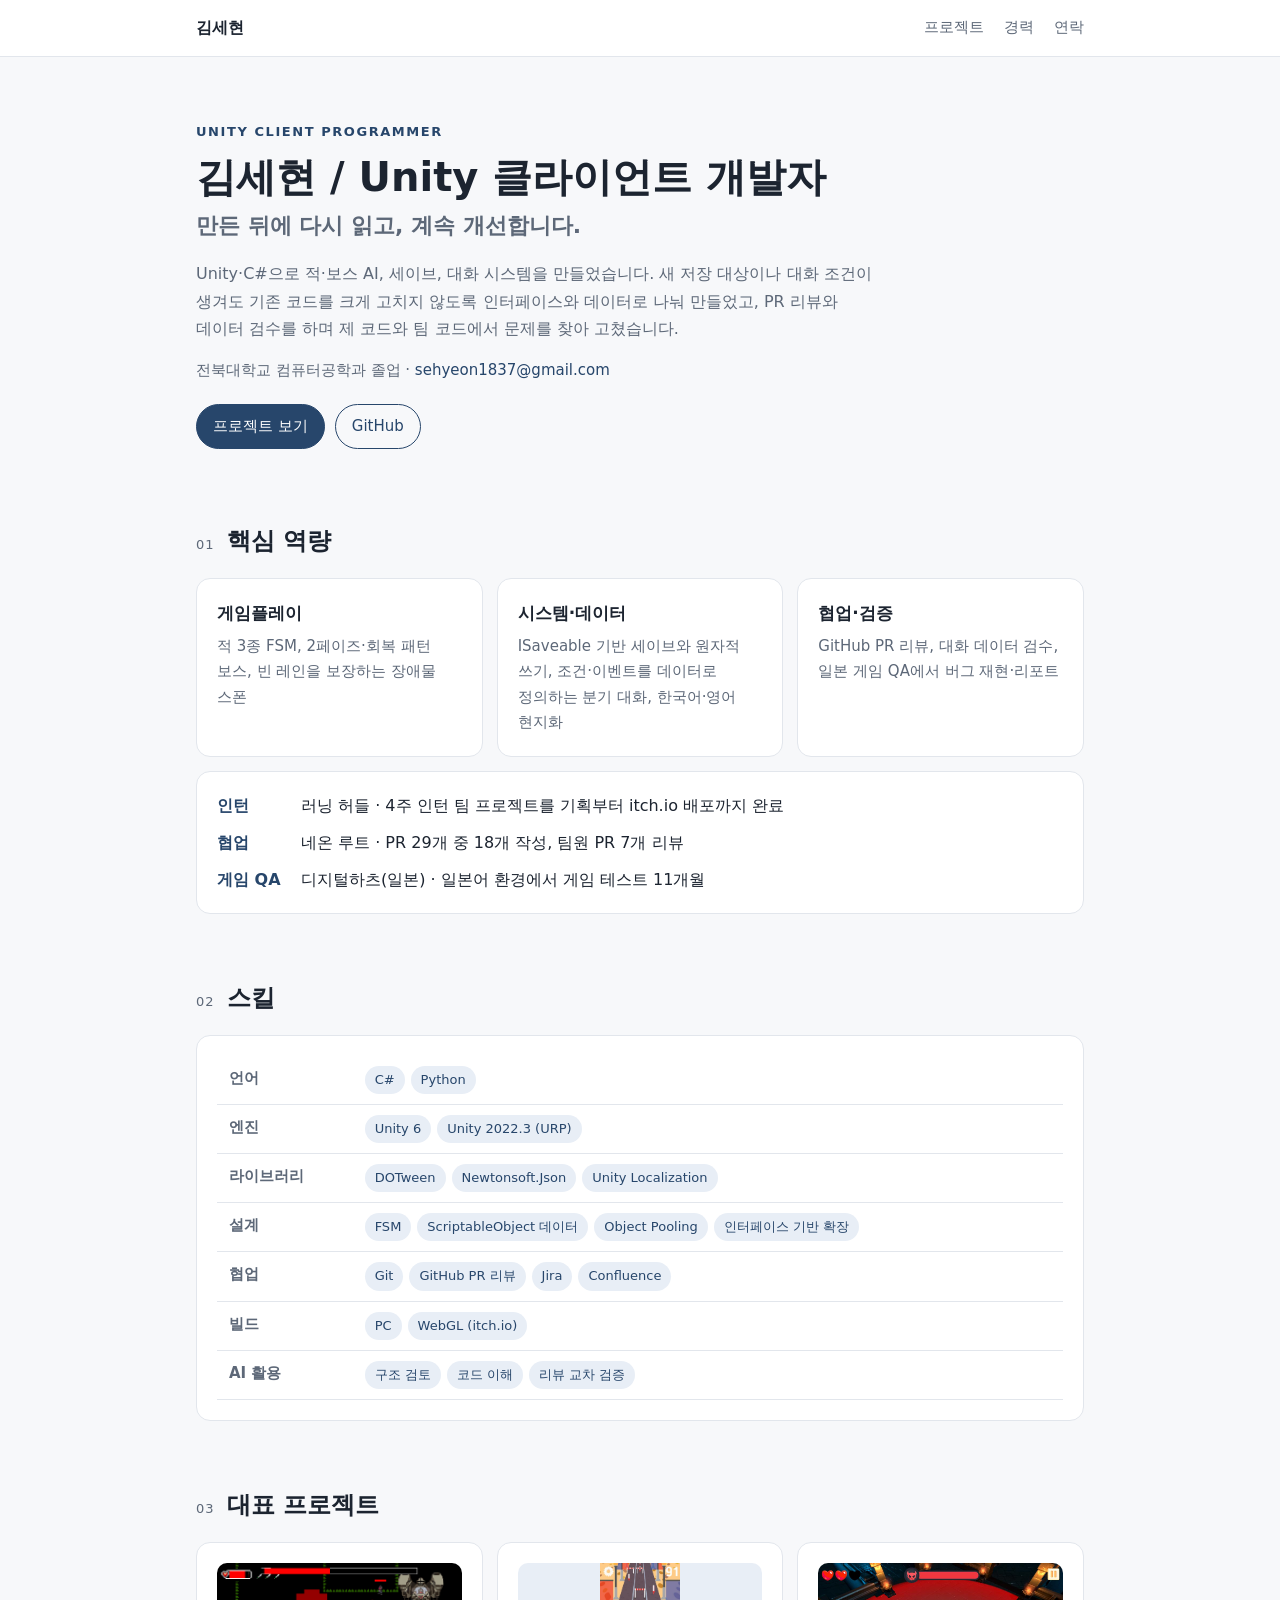
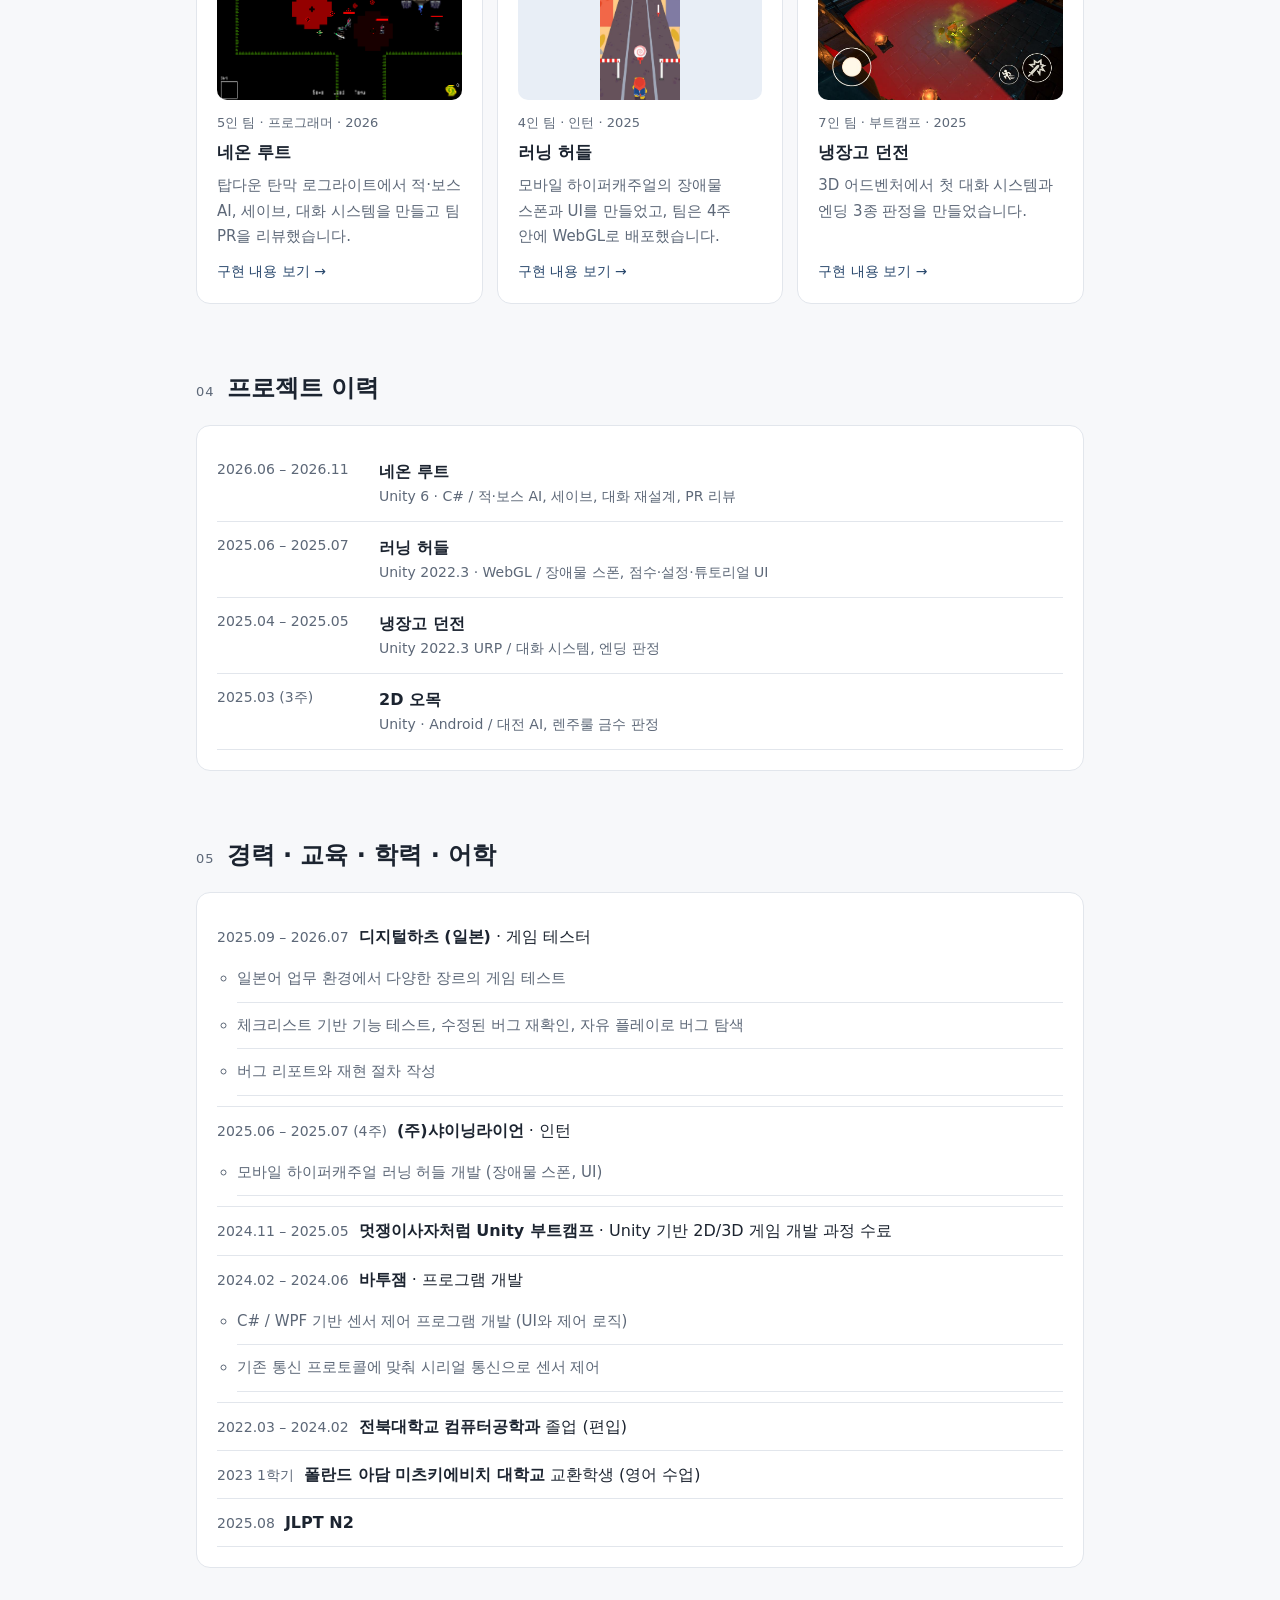
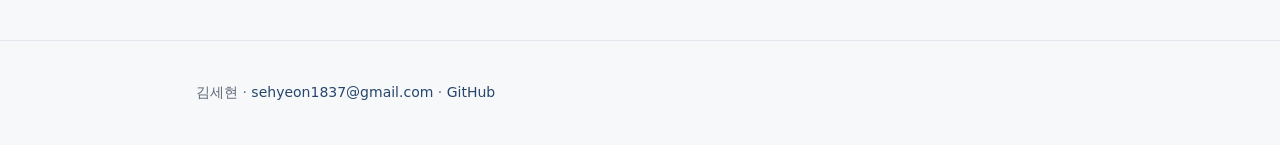
<file: index.html>
<!doctype html>
<html lang="ko">
<head>
  <meta charset="utf-8">
  <meta name="viewport" content="width=device-width, initial-scale=1">
  <title>김세현 | Unity 클라이언트 개발자</title>
  <meta name="description" content="Unity·C#으로 적·보스 AI, 세이브, 대화 시스템을 만드는 김세현의 이력서와 포트폴리오">
  <meta property="og:title" content="김세현 | Unity 클라이언트 개발자">
  <meta property="og:description" content="만든 뒤에 다시 읽고, 계속 개선합니다.">
  <meta property="og:type" content="website">
  <meta property="og:image" content="https://sehyeon1837.github.io/images/neon-root.png">
  <link rel="stylesheet" href="assets/style.css">
</head>
<body>
  <nav class="nav">
    <div class="wrap">
      <a class="brand" href="index.html">김세현</a>
      <a href="#projects">프로젝트</a>
      <a href="#experience">경력</a>
      <a href="mailto:sehyeon1837@gmail.com">연락</a>
    </div>
  </nav>

  <main class="wrap">
    <header class="hero">
      <div class="label">UNITY CLIENT PROGRAMMER</div>
      <h1>김세현 / Unity 클라이언트 개발자</h1>
      <p class="slogan">만든 뒤에 다시 읽고, 계속 개선합니다.</p>
      <p>Unity·C#으로 적·보스 AI, 세이브, 대화 시스템을 만들었습니다. 새 저장 대상이나 대화 조건이 생겨도 기존 코드를 크게 고치지 않도록 인터페이스와 데이터로 나눠 만들었고, PR 리뷰와 데이터 검수를 하며 제 코드와 팀 코드에서 문제를 찾아 고쳤습니다.</p>
      <p class="meta">전북대학교 컴퓨터공학과 졸업 · <a href="mailto:sehyeon1837@gmail.com">sehyeon1837@gmail.com</a></p>
      <div class="buttons">
        <a class="btn primary" href="#projects">프로젝트 보기</a>
        <a class="btn" href="https://github.com/Sehyeon1837">GitHub</a>
      </div>
    </header>

    <section>
      <div class="sec-head"><span class="sec-num">01</span><h2>핵심 역량</h2></div>
      <div class="grid3">
        <div class="card">
          <h3>게임플레이</h3>
          <p>적 3종 FSM, 2페이즈·회복 패턴 보스, 빈 레인을 보장하는 장애물 스폰</p>
        </div>
        <div class="card">
          <h3>시스템·데이터</h3>
          <p>ISaveable 기반 세이브와 원자적 쓰기, 조건·이벤트를 데이터로 정의하는 분기 대화, 한국어·영어 현지화</p>
        </div>
        <div class="card">
          <h3>협업·검증</h3>
          <p>GitHub PR 리뷰, 대화 데이터 검수, 일본 게임 QA에서 버그 재현·리포트</p>
        </div>
      </div>
      <div class="card highlights">
        <div class="highlight"><b>인턴</b><span>러닝 허들 · 4주 인턴 팀 프로젝트를 기획부터 itch.io 배포까지 완료</span></div>
        <div class="highlight"><b>협업</b><span>네온 루트 · PR 29개 중 18개 작성, 팀원 PR 7개 리뷰</span></div>
        <div class="highlight"><b>게임 QA</b><span>디지털하츠(일본) · 일본어 환경에서 게임 테스트 11개월</span></div>
      </div>
    </section>

    <section>
      <div class="sec-head"><span class="sec-num">02</span><h2>스킬</h2></div>
      <div class="card table-wrap">
        <table>
          <tr><th>언어</th><td><div class="chips"><span class="chip">C#</span><span class="chip">Python</span></div></td></tr>
          <tr><th>엔진</th><td><div class="chips"><span class="chip">Unity 6</span><span class="chip">Unity 2022.3 (URP)</span></div></td></tr>
          <tr><th>라이브러리</th><td><div class="chips"><span class="chip">DOTween</span><span class="chip">Newtonsoft.Json</span><span class="chip">Unity Localization</span></div></td></tr>
          <tr><th>설계</th><td><div class="chips"><span class="chip">FSM</span><span class="chip">ScriptableObject 데이터</span><span class="chip">Object Pooling</span><span class="chip">인터페이스 기반 확장</span></div></td></tr>
          <tr><th>협업</th><td><div class="chips"><span class="chip">Git</span><span class="chip">GitHub PR 리뷰</span><span class="chip">Jira</span><span class="chip">Confluence</span></div></td></tr>
          <tr><th>빌드</th><td><div class="chips"><span class="chip">PC</span><span class="chip">WebGL (itch.io)</span></div></td></tr>
          <tr><th>AI 활용</th><td><div class="chips"><span class="chip">구조 검토</span><span class="chip">코드 이해</span><span class="chip">리뷰 교차 검증</span></div></td></tr>
        </table>
      </div>
    </section>

    <section id="projects">
      <div class="sec-head"><span class="sec-num">03</span><h2>대표 프로젝트</h2></div>
      <div class="grid3">
        <a class="card project-card" href="projects/neon-root.html">
          <div class="thumb"><img src="images/neon-root.png" alt="네온 루트 보스전 화면"></div>
          <span class="tag">5인 팀 · 프로그래머 · 2026</span>
          <h3>네온 루트</h3>
          <p>탑다운 탄막 로그라이트에서 적·보스 AI, 세이브, 대화 시스템을 만들고 팀 PR을 리뷰했습니다.</p>
          <span class="more">구현 내용 보기 →</span>
        </a>
        <a class="card project-card" href="projects/running-hurdle.html">
          <div class="thumb portrait"><img src="images/running-hurdle.png" alt="러닝 허들 플레이 화면"></div>
          <span class="tag">4인 팀 · 인턴 · 2025</span>
          <h3>러닝 허들</h3>
          <p>모바일 하이퍼캐주얼의 장애물 스폰과 UI를 만들었고, 팀은 4주 안에 WebGL로 배포했습니다.</p>
          <span class="more">구현 내용 보기 →</span>
        </a>
        <a class="card project-card" href="projects/fridge-dungeon.html">
          <div class="thumb"><img src="images/fridge-dungeon.png" alt="냉장고 던전 플레이 화면"></div>
          <span class="tag">7인 팀 · 부트캠프 · 2025</span>
          <h3>냉장고 던전</h3>
          <p>3D 어드벤처에서 첫 대화 시스템과 엔딩 3종 판정을 만들었습니다.</p>
          <span class="more">구현 내용 보기 →</span>
        </a>
      </div>
    </section>

    <section>
      <div class="sec-head"><span class="sec-num">04</span><h2>프로젝트 이력</h2></div>
      <div class="card timeline">
        <a href="projects/neon-root.html">
          <span class="date">2026.06 – 2026.11</span>
          <span><b>네온 루트</b><span class="desc">Unity 6 · C# / 적·보스 AI, 세이브, 대화 재설계, PR 리뷰</span></span>
        </a>
        <a href="projects/running-hurdle.html">
          <span class="date">2025.06 – 2025.07</span>
          <span><b>러닝 허들</b><span class="desc">Unity 2022.3 · WebGL / 장애물 스폰, 점수·설정·튜토리얼 UI</span></span>
        </a>
        <a href="projects/fridge-dungeon.html">
          <span class="date">2025.04 – 2025.05</span>
          <span><b>냉장고 던전</b><span class="desc">Unity 2022.3 URP / 대화 시스템, 엔딩 판정</span></span>
        </a>
        <a href="projects/omok.html">
          <span class="date">2025.03 (3주)</span>
          <span><b>2D 오목</b><span class="desc">Unity · Android / 대전 AI, 렌주룰 금수 판정</span></span>
        </a>
      </div>
    </section>

    <section id="experience">
      <div class="sec-head"><span class="sec-num">05</span><h2>경력 · 교육 · 학력 · 어학</h2></div>
      <div class="card">
        <ul class="list">
          <li><span class="date">2025.09 – 2026.07</span><b>디지털하츠 (일본)</b> · 게임 테스터
            <ul>
              <li>일본어 업무 환경에서 다양한 장르의 게임 테스트</li>
              <li>체크리스트 기반 기능 테스트, 수정된 버그 재확인, 자유 플레이로 버그 탐색</li>
              <li>버그 리포트와 재현 절차 작성</li>
            </ul>
          </li>
          <li><span class="date">2025.06 – 2025.07 (4주)</span><b>(주)샤이닝라이언</b> · 인턴
            <ul><li>모바일 하이퍼캐주얼 러닝 허들 개발 (장애물 스폰, UI)</li></ul>
          </li>
          <li><span class="date">2024.11 – 2025.05</span><b>멋쟁이사자처럼 Unity 부트캠프</b> · Unity 기반 2D/3D 게임 개발 과정 수료</li>
          <li><span class="date">2024.02 – 2024.06</span><b>바투잼</b> · 프로그램 개발
            <ul>
              <li>C# / WPF 기반 센서 제어 프로그램 개발 (UI와 제어 로직)</li>
              <li>기존 통신 프로토콜에 맞춰 시리얼 통신으로 센서 제어</li>
            </ul>
          </li>
          <li><span class="date">2022.03 – 2024.02</span><b>전북대학교 컴퓨터공학과</b> 졸업 (편입)</li>
          <li><span class="date">2023 1학기</span><b>폴란드 아담 미츠키에비치 대학교</b> 교환학생 (영어 수업)</li>
          <li><span class="date">2025.08</span><b>JLPT N2</b></li>
        </ul>
      </div>
    </section>
  </main>

  <footer class="footer">
    <div class="wrap">김세현 · <a href="mailto:sehyeon1837@gmail.com">sehyeon1837@gmail.com</a> · <a href="https://github.com/Sehyeon1837">GitHub</a></div>
  </footer>
</body>
</html>
</file>
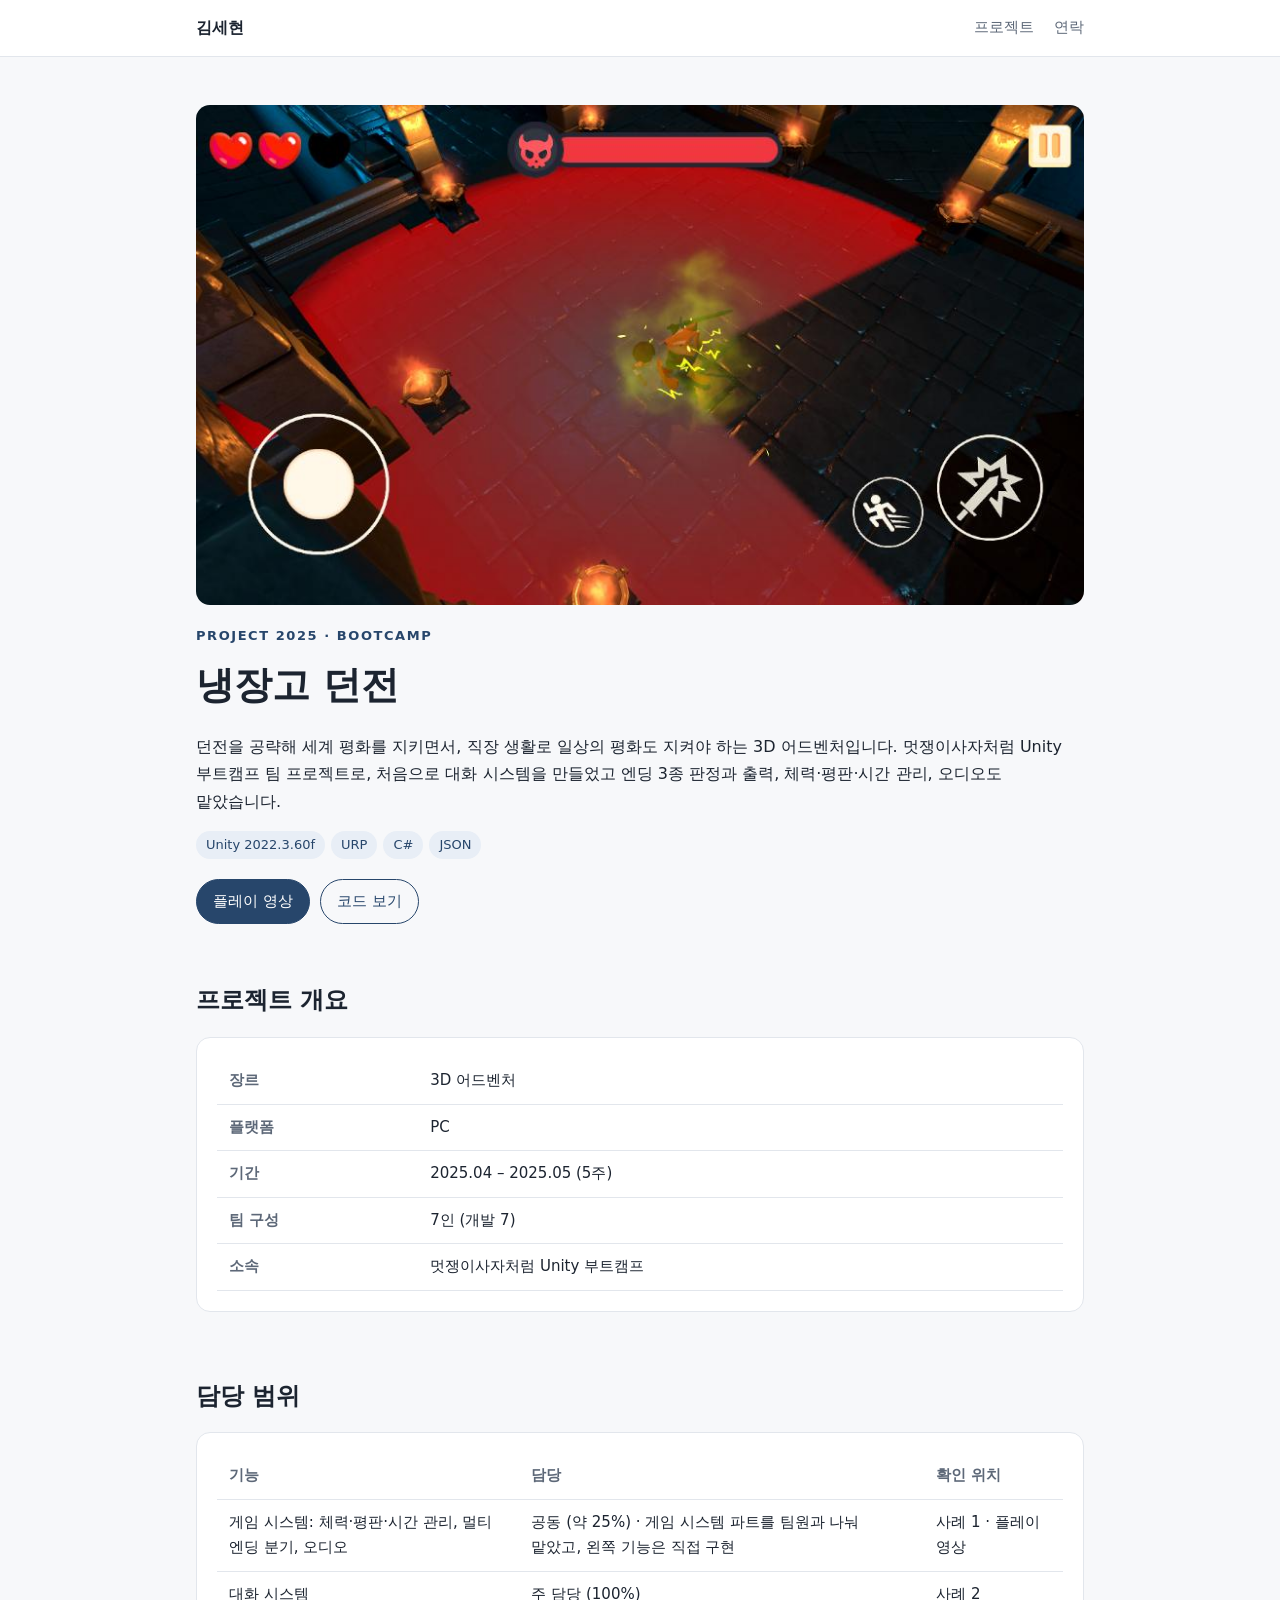
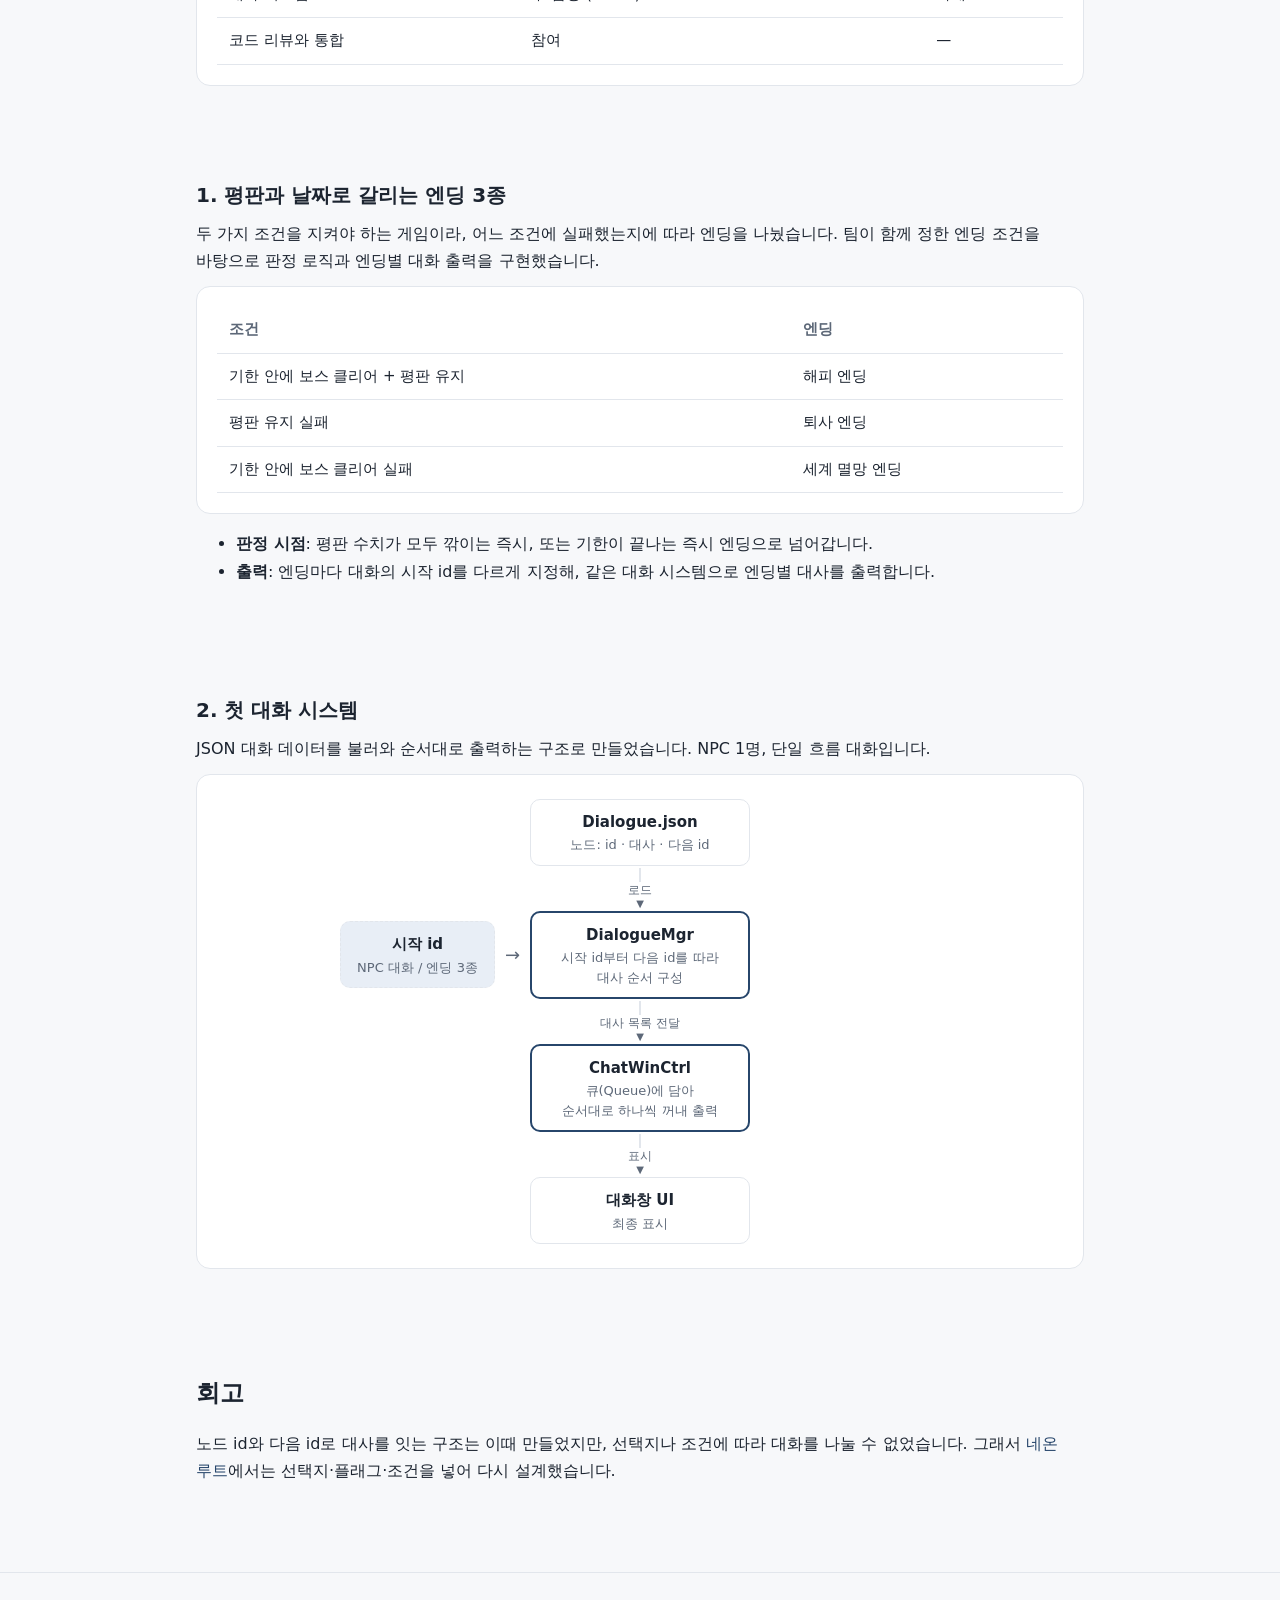
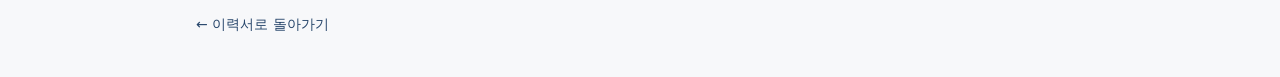
<file: projects/fridge-dungeon.html>
<!doctype html>
<html lang="ko">
<head>
  <meta charset="utf-8">
  <meta name="viewport" content="width=device-width, initial-scale=1">
  <title>냉장고 던전 | 김세현</title>
  <meta name="description" content="3D 어드벤처에서 첫 대화 시스템과 엔딩 3종 판정을 만들었습니다.">
  <meta property="og:title" content="냉장고 던전 | 김세현">
  <meta property="og:image" content="https://sehyeon1837.github.io/images/fridge-dungeon.png">
  <link rel="stylesheet" href="../assets/style.css">
</head>
<body>
  <nav class="nav">
    <div class="wrap">
      <a class="brand" href="../index.html">김세현</a>
      <a href="../index.html#projects">프로젝트</a>
      <a href="mailto:sehyeon1837@gmail.com">연락</a>
    </div>
  </nav>

  <main class="wrap">
    <header class="project-hero">
      <div class="media"><img src="../images/fridge-dungeon.png" alt="냉장고 던전 플레이 화면"></div>
      <div class="label">PROJECT 2025 · BOOTCAMP</div>
      <h1>냉장고 던전</h1>
      <p>던전을 공략해 세계 평화를 지키면서, 직장 생활로 일상의 평화도 지켜야 하는 3D 어드벤처입니다. 멋쟁이사자처럼 Unity 부트캠프 팀 프로젝트로, 처음으로 대화 시스템을 만들었고 엔딩 3종 판정과 출력, 체력·평판·시간 관리, 오디오도 맡았습니다.</p>
      <div class="chips" style="margin:10px 0">
        <span class="chip">Unity 2022.3.60f</span><span class="chip">URP</span><span class="chip">C#</span><span class="chip">JSON</span>
      </div>
      <div class="buttons">
        <a class="btn primary" href="https://www.youtube.com/watch?v=Z3bet8NY0UM">플레이 영상</a>
        <a class="btn" href="https://github.com/Sehyeon1837/Degulleo3D">코드 보기</a>
      </div>
    </header>

    <section>
      <div class="sec-head"><h2>프로젝트 개요</h2></div>
      <div class="card table-wrap">
        <table>
          <tr><th>장르</th><td>3D 어드벤처</td></tr>
          <tr><th>플랫폼</th><td>PC</td></tr>
          <tr><th>기간</th><td>2025.04 – 2025.05 (5주)</td></tr>
          <tr><th>팀 구성</th><td>7인 (개발 7)</td></tr>
          <tr><th>소속</th><td>멋쟁이사자처럼 Unity 부트캠프</td></tr>
        </table>
      </div>
    </section>

    <section>
      <div class="sec-head"><h2>담당 범위</h2></div>
      <div class="card table-wrap">
        <table>
          <tr><th>기능</th><th>담당</th><th>확인 위치</th></tr>
          <tr><td>게임 시스템: 체력·평판·시간 관리, 멀티 엔딩 분기, 오디오</td><td>공동 (약 25%) · 게임 시스템 파트를 팀원과 나눠 맡았고, 왼쪽 기능은 직접 구현</td><td>사례 1 · 플레이 영상</td></tr>
          <tr><td>대화 시스템</td><td>주 담당 (100%)</td><td>사례 2</td></tr>
          <tr><td>코드 리뷰와 통합</td><td>참여</td><td>—</td></tr>
        </table>
      </div>
    </section>

    <section class="case">
      <h3>1. 평판과 날짜로 갈리는 엔딩 3종</h3>
      <p>두 가지 조건을 지켜야 하는 게임이라, 어느 조건에 실패했는지에 따라 엔딩을 나눴습니다. 팀이 함께 정한 엔딩 조건을 바탕으로 판정 로직과 엔딩별 대화 출력을 구현했습니다.</p>
      <div class="card table-wrap">
        <table>
          <tr><th>조건</th><th>엔딩</th></tr>
          <tr><td>기한 안에 보스 클리어 + 평판 유지</td><td>해피 엔딩</td></tr>
          <tr><td>평판 유지 실패</td><td>퇴사 엔딩</td></tr>
          <tr><td>기한 안에 보스 클리어 실패</td><td>세계 멸망 엔딩</td></tr>
        </table>
      </div>
      <ul>
        <li><b>판정 시점</b>: 평판 수치가 모두 깎이는 즉시, 또는 기한이 끝나는 즉시 엔딩으로 넘어갑니다.</li>
        <li><b>출력</b>: 엔딩마다 대화의 시작 id를 다르게 지정해, 같은 대화 시스템으로 엔딩별 대사를 출력합니다.</li>
      </ul>
    </section>

    <section class="case">
      <h3>2. 첫 대화 시스템</h3>
      <p>JSON 대화 데이터를 불러와 순서대로 출력하는 구조로 만들었습니다. NPC 1명, 단일 흐름 대화입니다.</p>
      <div class="card flow" role="img" aria-label="대화 시스템 구조도: Dialogue.json을 DialogueMgr가 로드해 시작 id부터 다음 id를 따라 순서를 구성하고, ChatWinCtrl이 큐로 대사를 하나씩 대화창에 출력">
        <div class="flow-row">
          <div class="flow-box"><b>Dialogue.json</b><span>노드: id · 대사 · 다음 id</span></div>
        </div>
        <div class="flow-arrow">로드</div>
        <div class="flow-row has-side">
          <div class="flow-in">
            <div class="flow-box input"><b>시작 id</b><span>NPC 대화 / 엔딩 3종</span></div>
            <div class="flow-side">→</div>
          </div>
          <div class="flow-box main"><b>DialogueMgr</b><span>시작 id부터 다음 id를 따라<br>대사 순서 구성</span><em class="flow-note">시작 id: NPC 대화 / 엔딩 3종</em></div>
          <div></div>
        </div>
        <div class="flow-arrow">대사 목록 전달</div>
        <div class="flow-row">
          <div class="flow-box main"><b>ChatWinCtrl</b><span>큐(Queue)에 담아<br>순서대로 하나씩 꺼내 출력</span></div>
        </div>
        <div class="flow-arrow">표시</div>
        <div class="flow-row">
          <div class="flow-box"><b>대화창 UI</b><span>최종 표시</span></div>
        </div>
      </div>
    </section>

    <section>
      <div class="sec-head"><h2>회고</h2></div>
      <p>노드 id와 다음 id로 대사를 잇는 구조는 이때 만들었지만, 선택지나 조건에 따라 대화를 나눌 수 없었습니다. 그래서 <a href="neon-root.html">네온 루트</a>에서는 선택지·플래그·조건을 넣어 다시 설계했습니다.</p>
    </section>
  </main>

  <footer class="footer">
    <div class="wrap"><a href="../index.html">← 이력서로 돌아가기</a></div>
  </footer>
</body>
</html>
</file>
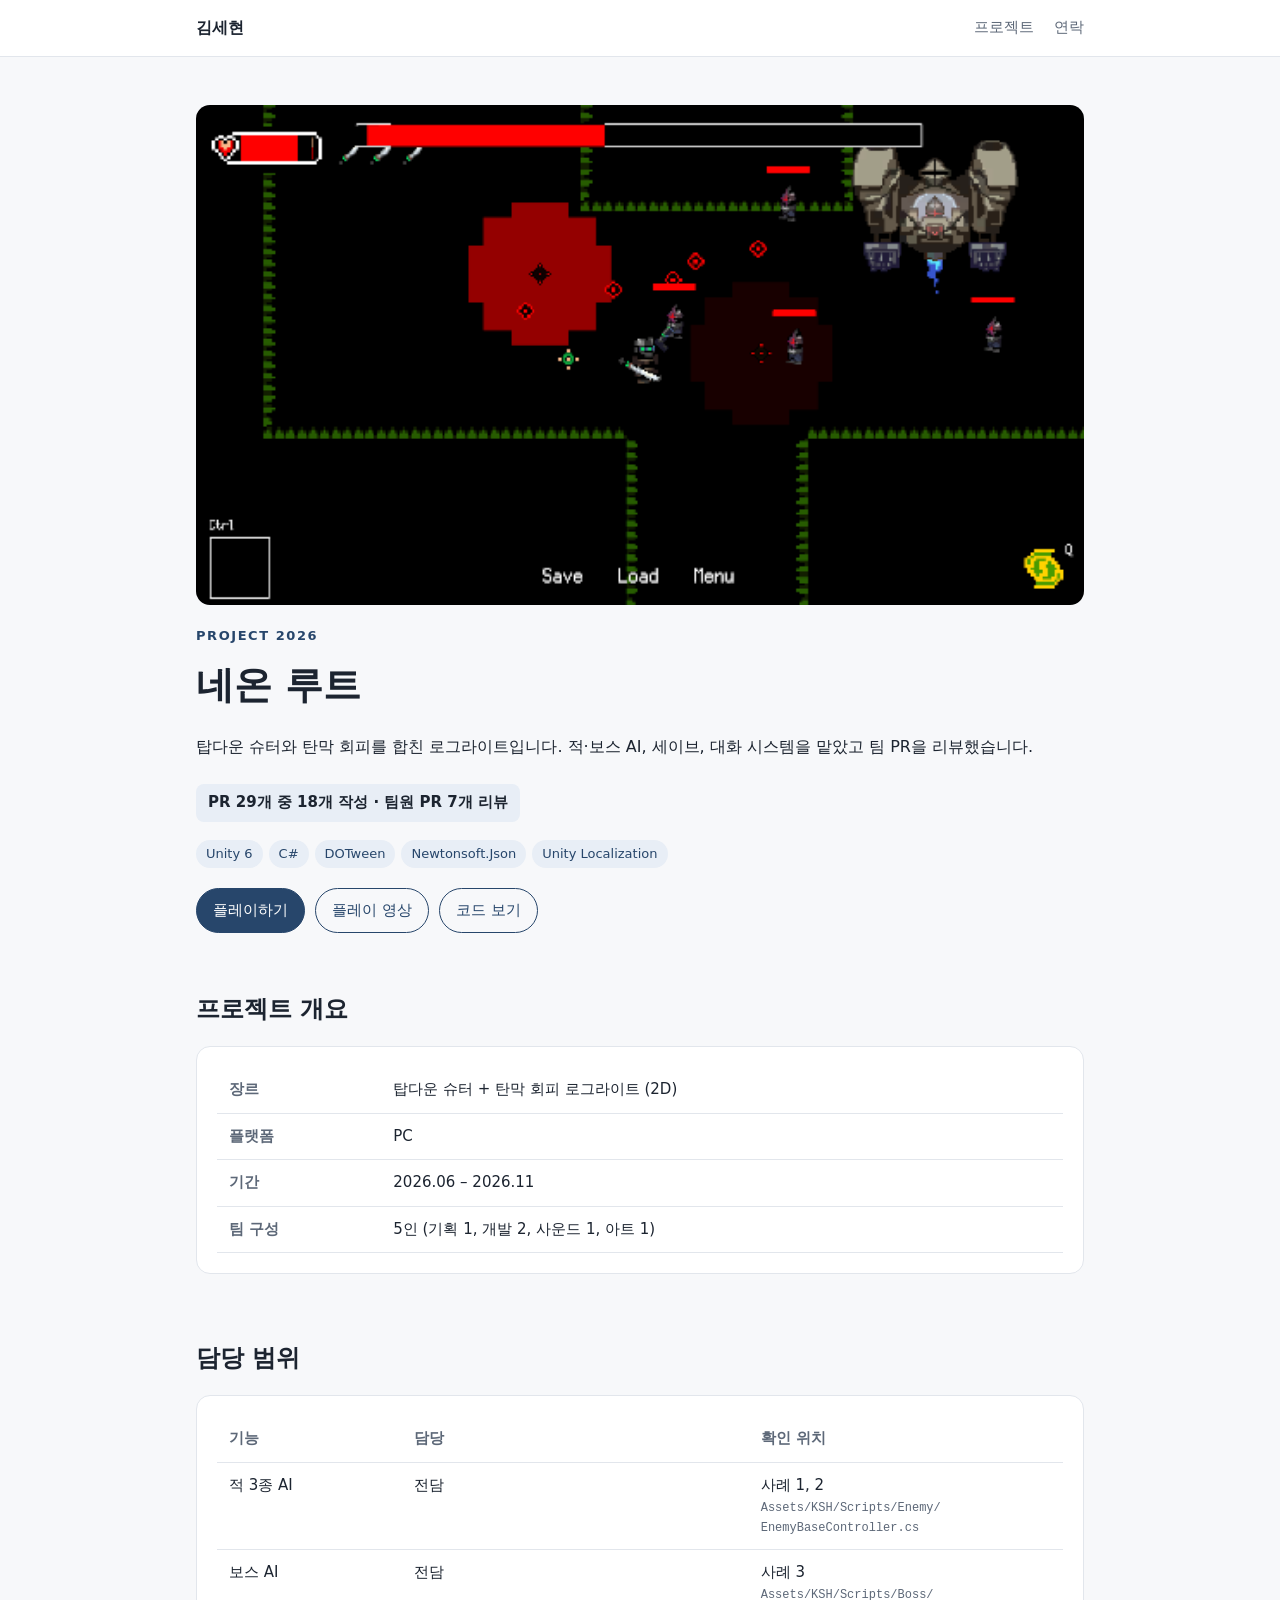
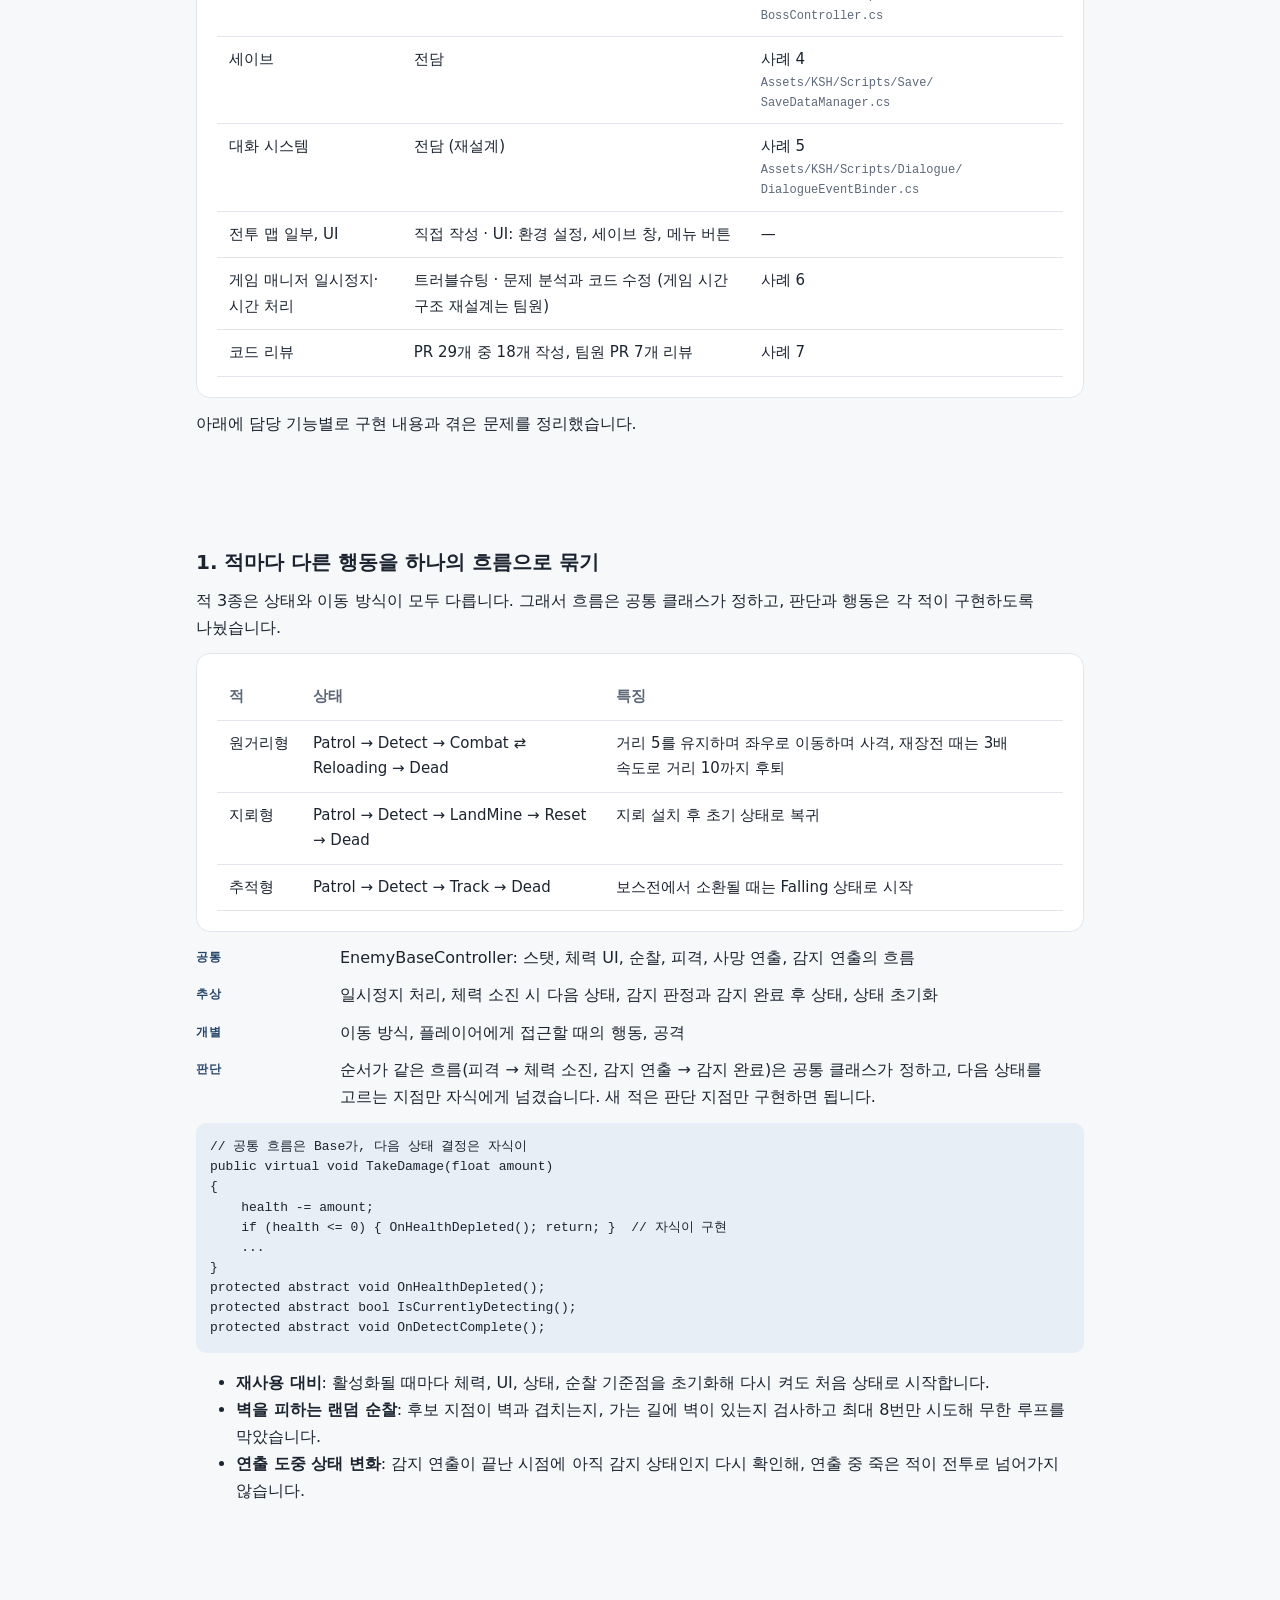
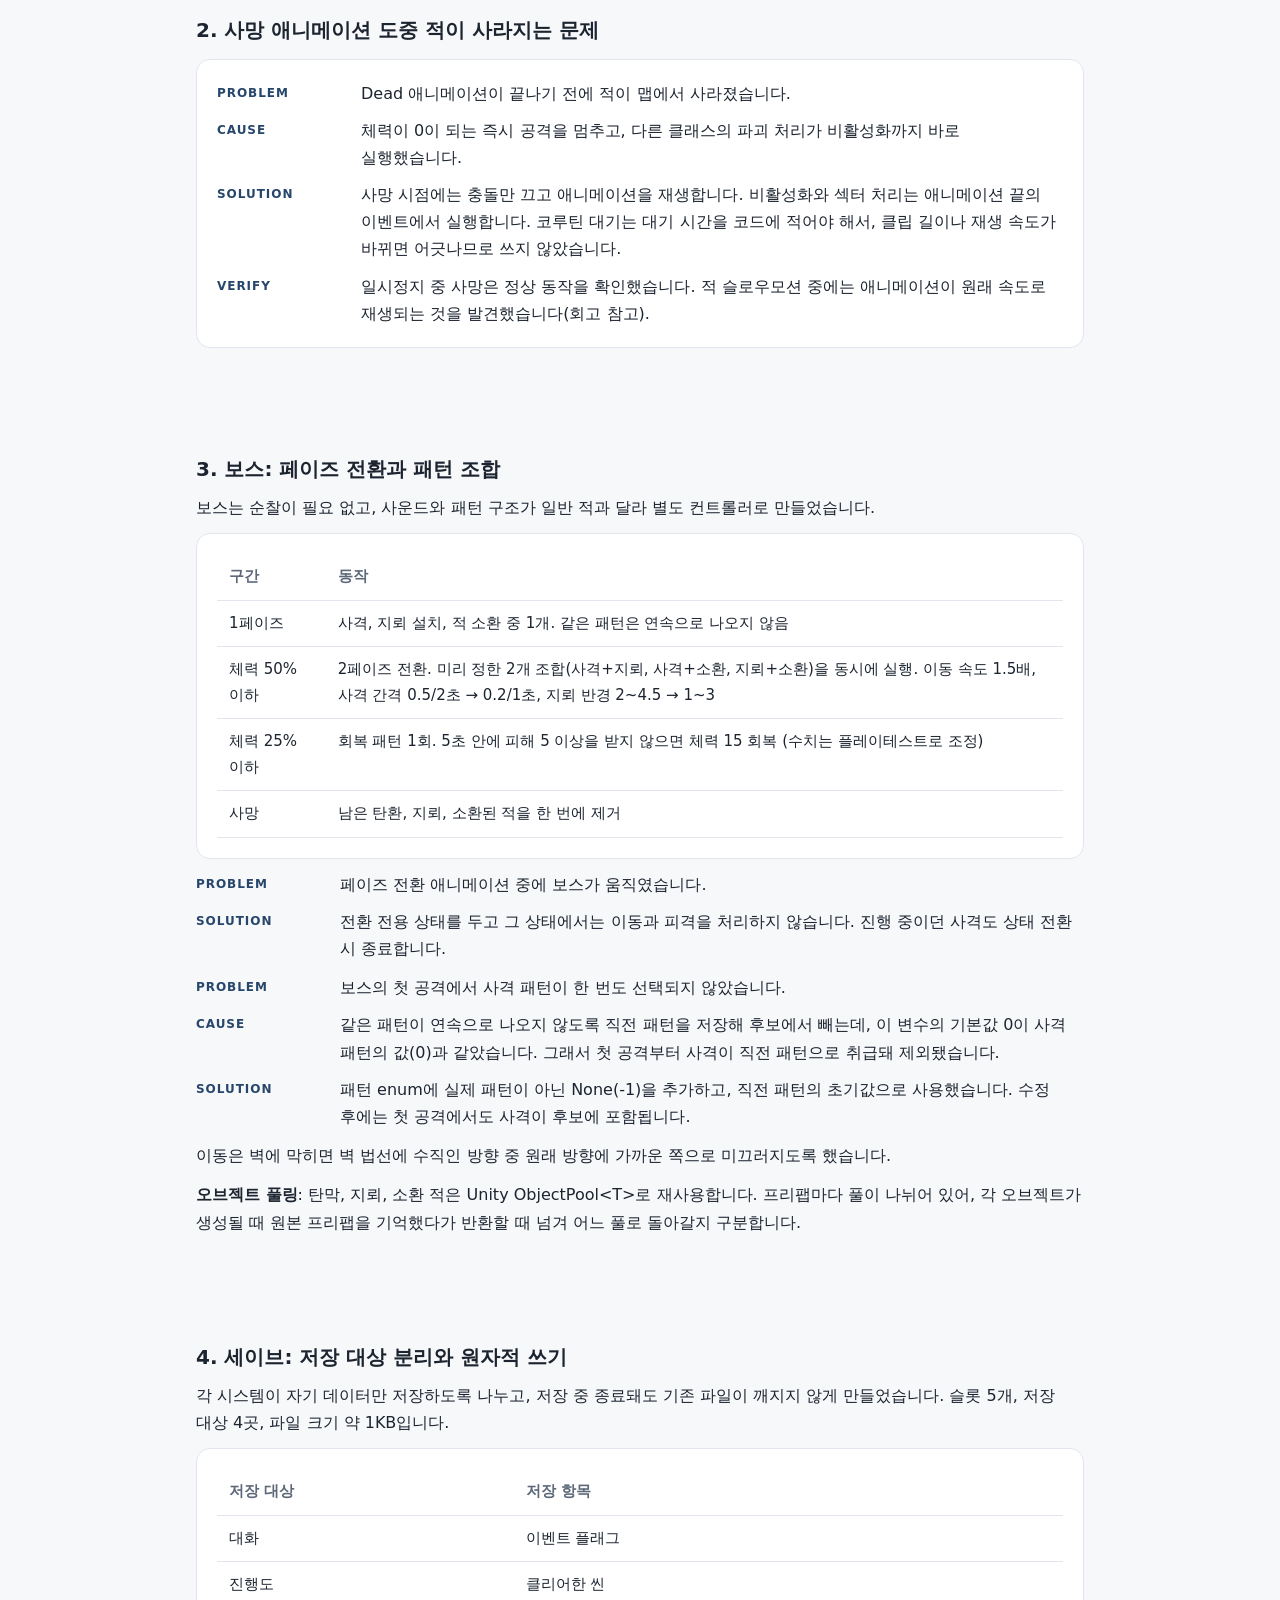
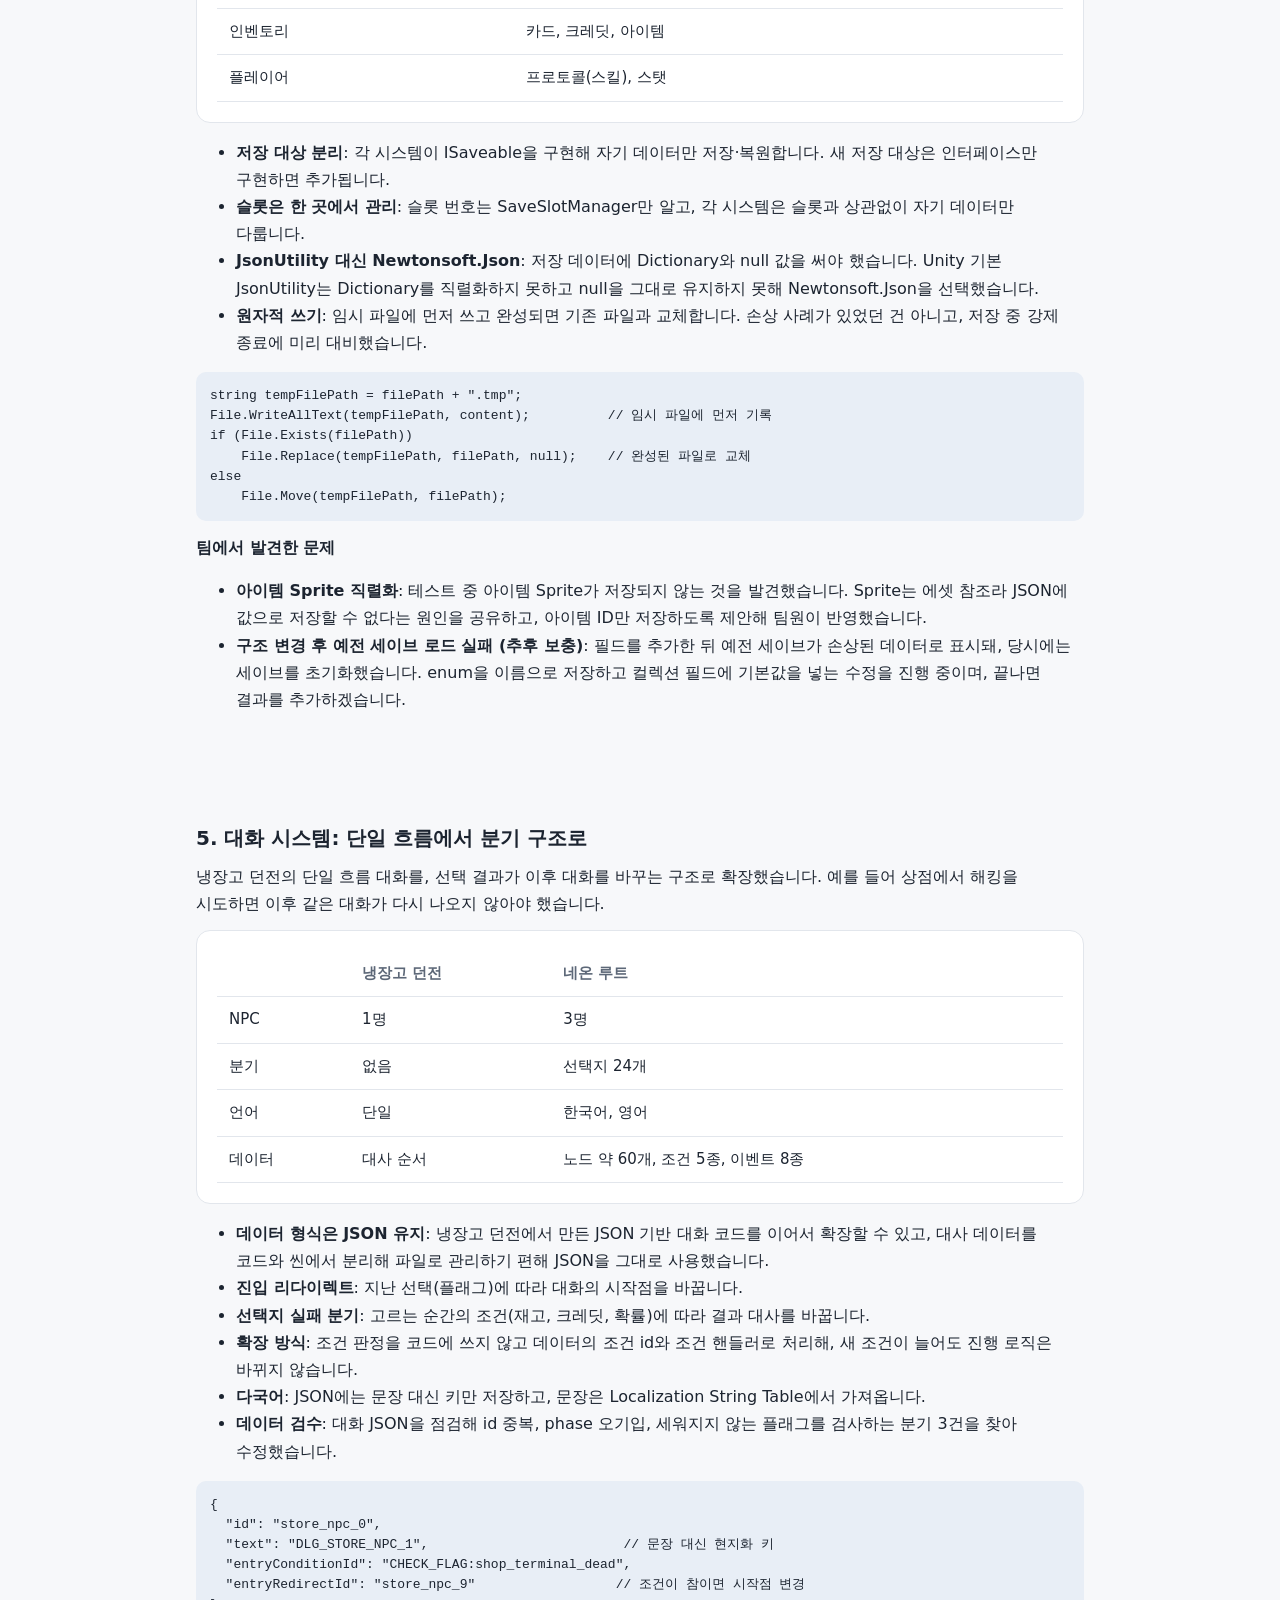
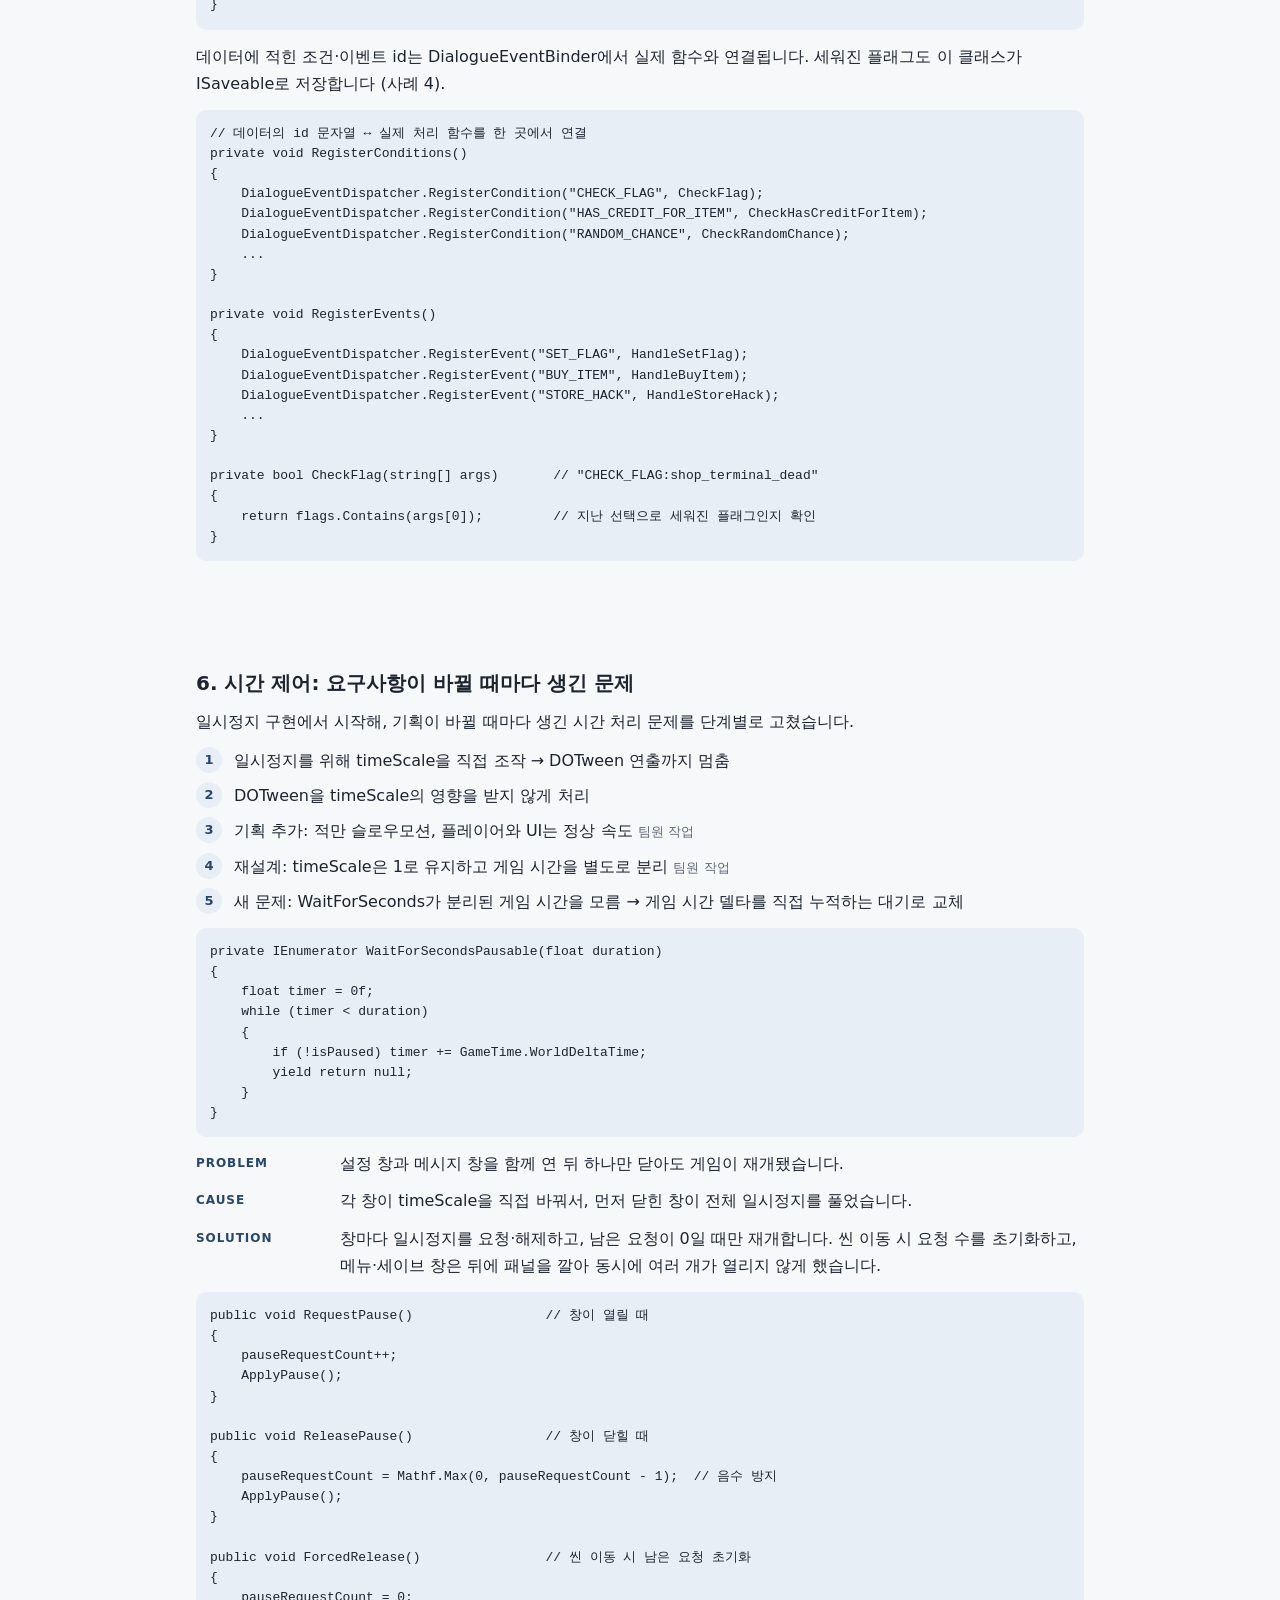
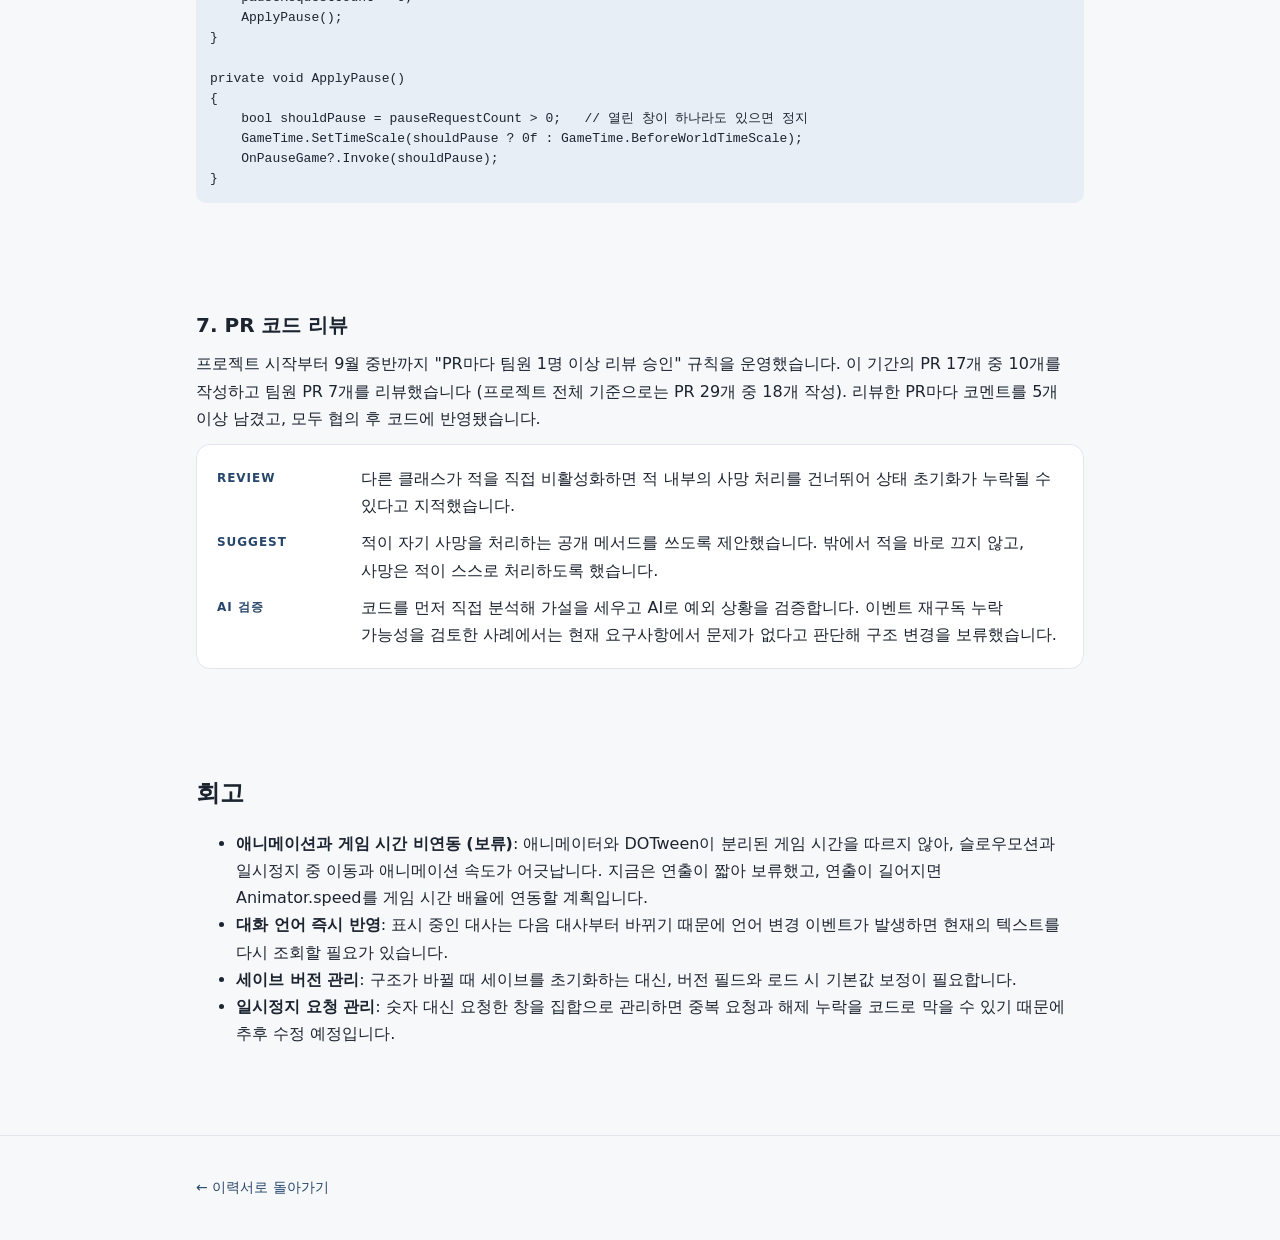
<file: projects/neon-root.html>
<!doctype html>
<html lang="ko">
<head>
  <meta charset="utf-8">
  <meta name="viewport" content="width=device-width, initial-scale=1">
  <title>네온 루트 | 김세현</title>
  <meta name="description" content="탑다운 탄막 로그라이트에서 적·보스 AI, 세이브, 대화 시스템을 만들고 팀 PR을 리뷰했습니다.">
  <meta property="og:title" content="네온 루트 | 김세현">
  <meta property="og:image" content="https://sehyeon1837.github.io/images/neon-root.png">
  <link rel="stylesheet" href="../assets/style.css">
</head>
<body>
  <nav class="nav">
    <div class="wrap">
      <a class="brand" href="../index.html">김세현</a>
      <a href="../index.html#projects">프로젝트</a>
      <a href="mailto:sehyeon1837@gmail.com">연락</a>
    </div>
  </nav>

  <main class="wrap">
    <header class="project-hero">
      <div class="media"><img src="../images/neon-root.png" alt="네온 루트 보스전 화면"></div>
      <div class="label">PROJECT 2026</div>
      <h1>네온 루트</h1>
      <p>탑다운 슈터와 탄막 회피를 합친 로그라이트입니다. 적·보스 AI, 세이브, 대화 시스템을 맡았고 팀 PR을 리뷰했습니다.</p>
      <div class="achieve">PR 29개 중 18개 작성 · 팀원 PR 7개 리뷰</div>
      <div class="chips" style="margin:10px 0">
        <span class="chip">Unity 6</span><span class="chip">C#</span><span class="chip">DOTween</span><span class="chip">Newtonsoft.Json</span><span class="chip">Unity Localization</span>
      </div>
      <div class="buttons">
        <a class="btn primary" href="https://eojynn.itch.io/neonroute-corebreak">플레이하기</a>
        <a class="btn" href="https://www.youtube.com/watch?v=Ip2dVbJq29o">플레이 영상</a>
        <a class="btn" href="https://github.com/Inditor-Team/Project_NR">코드 보기</a>
      </div>
    </header>

    <section>
      <div class="sec-head"><h2>프로젝트 개요</h2></div>
      <div class="card table-wrap">
        <table>
          <tr><th>장르</th><td>탑다운 슈터 + 탄막 회피 로그라이트 (2D)</td></tr>
          <tr><th>플랫폼</th><td>PC</td></tr>
          <tr><th>기간</th><td>2026.06 – 2026.11</td></tr>
          <tr><th>팀 구성</th><td>5인 (기획 1, 개발 2, 사운드 1, 아트 1)</td></tr>
        </table>
      </div>
    </section>

    <section>
      <div class="sec-head"><h2>담당 범위</h2></div>
      <div class="card table-wrap">
        <table>
          <tr><th>기능</th><th>담당</th><th>확인 위치</th></tr>
          <tr><td>적 3종 AI</td><td>전담</td><td>사례 1, 2<code class="path">Assets/<wbr>KSH/<wbr>Scripts/<wbr>Enemy/<wbr>EnemyBaseController.cs</code></td></tr>
          <tr><td>보스 AI</td><td>전담</td><td>사례 3<code class="path">Assets/<wbr>KSH/<wbr>Scripts/<wbr>Boss/<wbr>BossController.cs</code></td></tr>
          <tr><td>세이브</td><td>전담</td><td>사례 4<code class="path">Assets/<wbr>KSH/<wbr>Scripts/<wbr>Save/<wbr>SaveDataManager.cs</code></td></tr>
          <tr><td>대화 시스템</td><td>전담 (재설계)</td><td>사례 5<code class="path">Assets/<wbr>KSH/<wbr>Scripts/<wbr>Dialogue/<wbr>DialogueEventBinder.cs</code></td></tr>
          <tr><td>전투 맵 일부, UI</td><td>직접 작성 · UI: 환경 설정, 세이브 창, 메뉴 버튼</td><td>—</td></tr>
          <tr><td>게임 매니저 일시정지·시간 처리</td><td>트러블슈팅 · 문제 분석과 코드 수정 (게임 시간 구조 재설계는 팀원)</td><td>사례 6</td></tr>
          <tr><td>코드 리뷰</td><td>PR 29개 중 18개 작성, 팀원 PR 7개 리뷰</td><td>사례 7</td></tr>
        </table>
      </div>
      <p>아래에 담당 기능별로 구현 내용과 겪은 문제를 정리했습니다.</p>
    </section>

    <!-- 사례 1 -->
    <section class="case">
      <h3>1. 적마다 다른 행동을 하나의 흐름으로 묶기</h3>
      <p>적 3종은 상태와 이동 방식이 모두 다릅니다. 그래서 흐름은 공통 클래스가 정하고, 판단과 행동은 각 적이 구현하도록 나눴습니다.</p>
      <div class="card table-wrap">
        <table>
          <tr><th>적</th><th>상태</th><th>특징</th></tr>
          <tr><td>원거리형</td><td>Patrol → Detect → Combat ⇄ Reloading → Dead</td><td>거리 5를 유지하며 좌우로 이동하며 사격, 재장전 때는 3배 속도로 거리 10까지 후퇴</td></tr>
          <tr><td>지뢰형</td><td>Patrol → Detect → LandMine → Reset → Dead</td><td>지뢰 설치 후 초기 상태로 복귀</td></tr>
          <tr><td>추적형</td><td>Patrol → Detect → Track → Dead</td><td>보스전에서 소환될 때는 Falling 상태로 시작</td></tr>
        </table>
      </div>
      <dl class="psr">
        <div><dt>공통</dt><dd><p>EnemyBaseController: 스탯, 체력 UI, 순찰, 피격, 사망 연출, 감지 연출의 흐름</p></dd></div>
        <div><dt>추상</dt><dd><p>일시정지 처리, 체력 소진 시 다음 상태, 감지 판정과 감지 완료 후 상태, 상태 초기화</p></dd></div>
        <div><dt>개별</dt><dd><p>이동 방식, 플레이어에게 접근할 때의 행동, 공격</p></dd></div>
        <div><dt>판단</dt><dd><p>순서가 같은 흐름(피격 → 체력 소진, 감지 연출 → 감지 완료)은 공통 클래스가 정하고, 다음 상태를 고르는 지점만 자식에게 넘겼습니다. 새 적은 판단 지점만 구현하면 됩니다.</p></dd></div>
      </dl>
      <pre><code>// 공통 흐름은 Base가, 다음 상태 결정은 자식이
public virtual void TakeDamage(float amount)
{
    health -= amount;
    if (health &lt;= 0) { OnHealthDepleted(); return; }  // 자식이 구현
    ...
}
protected abstract void OnHealthDepleted();
protected abstract bool IsCurrentlyDetecting();
protected abstract void OnDetectComplete();</code></pre>
      <ul>
        <li><b>재사용 대비</b>: 활성화될 때마다 체력, UI, 상태, 순찰 기준점을 초기화해 다시 켜도 처음 상태로 시작합니다.</li>
        <li><b>벽을 피하는 랜덤 순찰</b>: 후보 지점이 벽과 겹치는지, 가는 길에 벽이 있는지 검사하고 최대 8번만 시도해 무한 루프를 막았습니다.</li>
        <li><b>연출 도중 상태 변화</b>: 감지 연출이 끝난 시점에 아직 감지 상태인지 다시 확인해, 연출 중 죽은 적이 전투로 넘어가지 않습니다.</li>
      </ul>
    </section>

    <!-- 사례 2 -->
    <section class="case">
      <h3>2. 사망 애니메이션 도중 적이 사라지는 문제</h3>
      <dl class="psr card">
        <div><dt>PROBLEM</dt><dd><p>Dead 애니메이션이 끝나기 전에 적이 맵에서 사라졌습니다.</p></dd></div>
        <div><dt>CAUSE</dt><dd><p>체력이 0이 되는 즉시 공격을 멈추고, 다른 클래스의 파괴 처리가 비활성화까지 바로 실행했습니다.</p></dd></div>
        <div><dt>SOLUTION</dt><dd><p>사망 시점에는 충돌만 끄고 애니메이션을 재생합니다. 비활성화와 섹터 처리는 애니메이션 끝의 이벤트에서 실행합니다. 코루틴 대기는 대기 시간을 코드에 적어야 해서, 클립 길이나 재생 속도가 바뀌면 어긋나므로 쓰지 않았습니다.</p></dd></div>
        <div><dt>VERIFY</dt><dd><p>일시정지 중 사망은 정상 동작을 확인했습니다. 적 슬로우모션 중에는 애니메이션이 원래 속도로 재생되는 것을 발견했습니다(회고 참고).</p></dd></div>
      </dl>
    </section>

    <!-- 사례 3 -->
    <section class="case">
      <h3>3. 보스: 페이즈 전환과 패턴 조합</h3>
      <p>보스는 순찰이 필요 없고, 사운드와 패턴 구조가 일반 적과 달라 별도 컨트롤러로 만들었습니다.</p>
      <div class="card table-wrap">
        <table>
          <tr><th>구간</th><th>동작</th></tr>
          <tr><td>1페이즈</td><td>사격, 지뢰 설치, 적 소환 중 1개. 같은 패턴은 연속으로 나오지 않음</td></tr>
          <tr><td>체력 50% 이하</td><td>2페이즈 전환. 미리 정한 2개 조합(사격+지뢰, 사격+소환, 지뢰+소환)을 동시에 실행. 이동 속도 1.5배, 사격 간격 0.5/2초 → 0.2/1초, 지뢰 반경 2~4.5 → 1~3</td></tr>
          <tr><td>체력 25% 이하</td><td>회복 패턴 1회. 5초 안에 피해 5 이상을 받지 않으면 체력 15 회복 (수치는 플레이테스트로 조정)</td></tr>
          <tr><td>사망</td><td>남은 탄환, 지뢰, 소환된 적을 한 번에 제거</td></tr>
        </table>
      </div>
      <dl class="psr">
        <div><dt>PROBLEM</dt><dd><p>페이즈 전환 애니메이션 중에 보스가 움직였습니다.</p></dd></div>
        <div><dt>SOLUTION</dt><dd><p>전환 전용 상태를 두고 그 상태에서는 이동과 피격을 처리하지 않습니다. 진행 중이던 사격도 상태 전환 시 종료합니다.</p></dd></div>
      </dl>
      <dl class="psr">
        <div><dt>PROBLEM</dt><dd><p>보스의 첫 공격에서 사격 패턴이 한 번도 선택되지 않았습니다.</p></dd></div>
        <div><dt>CAUSE</dt><dd><p>같은 패턴이 연속으로 나오지 않도록 직전 패턴을 저장해 후보에서 빼는데, 이 변수의 기본값 0이 사격 패턴의 값(0)과 같았습니다. 그래서 첫 공격부터 사격이 직전 패턴으로 취급돼 제외됐습니다.</p></dd></div>
        <div><dt>SOLUTION</dt><dd><p>패턴 enum에 실제 패턴이 아닌 None(-1)을 추가하고, 직전 패턴의 초기값으로 사용했습니다. 수정 후에는 첫 공격에서도 사격이 후보에 포함됩니다.</p></dd></div>
      </dl>
      <p>이동은 벽에 막히면 벽 법선에 수직인 방향 중 원래 방향에 가까운 쪽으로 미끄러지도록 했습니다.</p>
      <p><b>오브젝트 풀링</b>: 탄막, 지뢰, 소환 적은 Unity ObjectPool&lt;T&gt;로 재사용합니다. 프리팹마다 풀이 나뉘어 있어, 각 오브젝트가 생성될 때 원본 프리팹을 기억했다가 반환할 때 넘겨 어느 풀로 돌아갈지 구분합니다.</p>
    </section>

    <!-- 사례 4 -->
    <section class="case">
      <h3>4. 세이브: 저장 대상 분리와 원자적 쓰기</h3>
      <p>각 시스템이 자기 데이터만 저장하도록 나누고, 저장 중 종료돼도 기존 파일이 깨지지 않게 만들었습니다. 슬롯 5개, 저장 대상 4곳, 파일 크기 약 1KB입니다.</p>
      <div class="card table-wrap">
        <table>
          <tr><th>저장 대상</th><th>저장 항목</th></tr>
          <tr><td>대화</td><td>이벤트 플래그</td></tr>
          <tr><td>진행도</td><td>클리어한 씬</td></tr>
          <tr><td>인벤토리</td><td>카드, 크레딧, 아이템</td></tr>
          <tr><td>플레이어</td><td>프로토콜(스킬), 스탯</td></tr>
        </table>
      </div>
      <ul>
        <li><b>저장 대상 분리</b>: 각 시스템이 ISaveable을 구현해 자기 데이터만 저장·복원합니다. 새 저장 대상은 인터페이스만 구현하면 추가됩니다.</li>
        <li><b>슬롯은 한 곳에서 관리</b>: 슬롯 번호는 SaveSlotManager만 알고, 각 시스템은 슬롯과 상관없이 자기 데이터만 다룹니다.</li>
        <li><b>JsonUtility 대신 Newtonsoft.Json</b>: 저장 데이터에 Dictionary와 null 값을 써야 했습니다. Unity 기본 JsonUtility는 Dictionary를 직렬화하지 못하고 null을 그대로 유지하지 못해 Newtonsoft.Json을 선택했습니다.</li>
        <li><b>원자적 쓰기</b>: 임시 파일에 먼저 쓰고 완성되면 기존 파일과 교체합니다. 손상 사례가 있었던 건 아니고, 저장 중 강제 종료에 미리 대비했습니다.</li>
      </ul>
      <pre><code>string tempFilePath = filePath + ".tmp";
File.WriteAllText(tempFilePath, content);          // 임시 파일에 먼저 기록
if (File.Exists(filePath))
    File.Replace(tempFilePath, filePath, null);    // 완성된 파일로 교체
else
    File.Move(tempFilePath, filePath);</code></pre>
      <!-- 테스트·측정 후 다시 표시
      <dl class="psr">
        <div><dt>VERIFY</dt><dd><p>교체 직전 예외를 일으켜 기존 세이브가 유지되는지 확인 [테스트 필요]</p></dd></div>
        <div><dt>RESULT</dt><dd><p>저장 시간 [측정 필요] · 로드 시간 [측정 필요]</p></dd></div>
      </dl>
      -->
      <p><b>팀에서 발견한 문제</b></p>
      <ul>
        <li><b>아이템 Sprite 직렬화</b>: 테스트 중 아이템 Sprite가 저장되지 않는 것을 발견했습니다. Sprite는 에셋 참조라 JSON에 값으로 저장할 수 없다는 원인을 공유하고, 아이템 ID만 저장하도록 제안해 팀원이 반영했습니다.</li>
        <li><b>구조 변경 후 예전 세이브 로드 실패 (추후 보충)</b>: 필드를 추가한 뒤 예전 세이브가 손상된 데이터로 표시돼, 당시에는 세이브를 초기화했습니다. enum을 이름으로 저장하고 컬렉션 필드에 기본값을 넣는 수정을 진행 중이며, 끝나면 결과를 추가하겠습니다.</li>
      </ul>
    </section>

    <!-- 사례 5 -->
    <section class="case">
      <h3>5. 대화 시스템: 단일 흐름에서 분기 구조로</h3>
      <p>냉장고 던전의 단일 흐름 대화를, 선택 결과가 이후 대화를 바꾸는 구조로 확장했습니다. 예를 들어 상점에서 해킹을 시도하면 이후 같은 대화가 다시 나오지 않아야 했습니다.</p>
      <div class="card table-wrap">
        <table>
          <tr><th></th><th>냉장고 던전</th><th>네온 루트</th></tr>
          <tr><td>NPC</td><td>1명</td><td>3명</td></tr>
          <tr><td>분기</td><td>없음</td><td>선택지 24개</td></tr>
          <tr><td>언어</td><td>단일</td><td>한국어, 영어</td></tr>
          <tr><td>데이터</td><td>대사 순서</td><td>노드 약 60개, 조건 5종, 이벤트 8종</td></tr>
        </table>
      </div>
      <ul>
        <li><b>데이터 형식은 JSON 유지</b>: 냉장고 던전에서 만든 JSON 기반 대화 코드를 이어서 확장할 수 있고, 대사 데이터를 코드와 씬에서 분리해 파일로 관리하기 편해 JSON을 그대로 사용했습니다.</li>
        <li><b>진입 리다이렉트</b>: 지난 선택(플래그)에 따라 대화의 시작점을 바꿉니다.</li>
        <li><b>선택지 실패 분기</b>: 고르는 순간의 조건(재고, 크레딧, 확률)에 따라 결과 대사를 바꿉니다.</li>
        <li><b>확장 방식</b>: 조건 판정을 코드에 쓰지 않고 데이터의 조건 id와 조건 핸들러로 처리해, 새 조건이 늘어도 진행 로직은 바뀌지 않습니다.</li>
        <li><b>다국어</b>: JSON에는 문장 대신 키만 저장하고, 문장은 Localization String Table에서 가져옵니다.</li>
        <li><b>데이터 검수</b>: 대화 JSON을 점검해 id 중복, phase 오기입, 세워지지 않는 플래그를 검사하는 분기 3건을 찾아 수정했습니다.</li>
      </ul>
      <pre><code>{
  "id": "store_npc_0",
  "text": "DLG_STORE_NPC_1",                         // 문장 대신 현지화 키
  "entryConditionId": "CHECK_FLAG:shop_terminal_dead",
  "entryRedirectId": "store_npc_9"                  // 조건이 참이면 시작점 변경
}</code></pre>
      <p>데이터에 적힌 조건·이벤트 id는 DialogueEventBinder에서 실제 함수와 연결됩니다. 세워진 플래그도 이 클래스가 ISaveable로 저장합니다 (사례 4).</p>
      <pre><code>// 데이터의 id 문자열 ↔ 실제 처리 함수를 한 곳에서 연결
private void RegisterConditions()
{
    DialogueEventDispatcher.RegisterCondition("CHECK_FLAG", CheckFlag);
    DialogueEventDispatcher.RegisterCondition("HAS_CREDIT_FOR_ITEM", CheckHasCreditForItem);
    DialogueEventDispatcher.RegisterCondition("RANDOM_CHANCE", CheckRandomChance);
    ...
}

private void RegisterEvents()
{
    DialogueEventDispatcher.RegisterEvent("SET_FLAG", HandleSetFlag);
    DialogueEventDispatcher.RegisterEvent("BUY_ITEM", HandleBuyItem);
    DialogueEventDispatcher.RegisterEvent("STORE_HACK", HandleStoreHack);
    ...
}

private bool CheckFlag(string[] args)       // "CHECK_FLAG:shop_terminal_dead"
{
    return flags.Contains(args[0]);         // 지난 선택으로 세워진 플래그인지 확인
}</code></pre>
    </section>

    <!-- 사례 6 -->
    <section class="case">
      <h3>6. 시간 제어: 요구사항이 바뀔 때마다 생긴 문제</h3>
      <p>일시정지 구현에서 시작해, 기획이 바뀔 때마다 생긴 시간 처리 문제를 단계별로 고쳤습니다.</p>
      <ol class="steps">
        <li><span>일시정지를 위해 timeScale을 직접 조작 → DOTween 연출까지 멈춤</span></li>
        <li><span>DOTween을 timeScale의 영향을 받지 않게 처리</span></li>
        <li><span>기획 추가: 적만 슬로우모션, 플레이어와 UI는 정상 속도 <span class="team">팀원 작업</span></span></li>
        <li><span>재설계: timeScale은 1로 유지하고 게임 시간을 별도로 분리 <span class="team">팀원 작업</span></span></li>
        <li><span>새 문제: WaitForSeconds가 분리된 게임 시간을 모름 → 게임 시간 델타를 직접 누적하는 대기로 교체</span></li>
      </ol>
      <pre><code>private IEnumerator WaitForSecondsPausable(float duration)
{
    float timer = 0f;
    while (timer &lt; duration)
    {
        if (!isPaused) timer += GameTime.WorldDeltaTime;
        yield return null;
    }
}</code></pre>
      <dl class="psr">
        <div><dt>PROBLEM</dt><dd><p>설정 창과 메시지 창을 함께 연 뒤 하나만 닫아도 게임이 재개됐습니다.</p></dd></div>
        <div><dt>CAUSE</dt><dd><p>각 창이 timeScale을 직접 바꿔서, 먼저 닫힌 창이 전체 일시정지를 풀었습니다.</p></dd></div>
        <div><dt>SOLUTION</dt><dd><p>창마다 일시정지를 요청·해제하고, 남은 요청이 0일 때만 재개합니다. 씬 이동 시 요청 수를 초기화하고, 메뉴·세이브 창은 뒤에 패널을 깔아 동시에 여러 개가 열리지 않게 했습니다.</p></dd></div>
      </dl>
      <pre><code>public void RequestPause()                 // 창이 열릴 때
{
    pauseRequestCount++;
    ApplyPause();
}

public void ReleasePause()                 // 창이 닫힐 때
{
    pauseRequestCount = Mathf.Max(0, pauseRequestCount - 1);  // 음수 방지
    ApplyPause();
}

public void ForcedRelease()                // 씬 이동 시 남은 요청 초기화
{
    pauseRequestCount = 0;
    ApplyPause();
}

private void ApplyPause()
{
    bool shouldPause = pauseRequestCount &gt; 0;   // 열린 창이 하나라도 있으면 정지
    GameTime.SetTimeScale(shouldPause ? 0f : GameTime.BeforeWorldTimeScale);
    OnPauseGame?.Invoke(shouldPause);
}</code></pre>
    </section>

    <!-- 사례 7 -->
    <section class="case">
      <h3>7. PR 코드 리뷰</h3>
      <p>프로젝트 시작부터 9월 중반까지 "PR마다 팀원 1명 이상 리뷰 승인" 규칙을 운영했습니다. 이 기간의 PR 17개 중 10개를 작성하고 팀원 PR 7개를 리뷰했습니다 (프로젝트 전체 기준으로는 PR 29개 중 18개 작성). 리뷰한 PR마다 코멘트를 5개 이상 남겼고, 모두 협의 후 코드에 반영됐습니다.</p>
      <dl class="psr card">
        <div><dt>REVIEW</dt><dd><p>다른 클래스가 적을 직접 비활성화하면 적 내부의 사망 처리를 건너뛰어 상태 초기화가 누락될 수 있다고 지적했습니다.</p></dd></div>
        <div><dt>SUGGEST</dt><dd><p>적이 자기 사망을 처리하는 공개 메서드를 쓰도록 제안했습니다. 밖에서 적을 바로 끄지 않고, 사망은 적이 스스로 처리하도록 했습니다.</p></dd></div>
        <div><dt>AI 검증</dt><dd><p>코드를 먼저 직접 분석해 가설을 세우고 AI로 예외 상황을 검증합니다. 이벤트 재구독 누락 가능성을 검토한 사례에서는 현재 요구사항에서 문제가 없다고 판단해 구조 변경을 보류했습니다.</p></dd></div>
      </dl>
    </section>

    <section>
      <div class="sec-head"><h2>회고</h2></div>
      <ul>
        <li><b>애니메이션과 게임 시간 비연동 (보류)</b>: 애니메이터와 DOTween이 분리된 게임 시간을 따르지 않아, 슬로우모션과 일시정지 중 이동과 애니메이션 속도가 어긋납니다. 지금은 연출이 짧아 보류했고, 연출이 길어지면 Animator.speed를 게임 시간 배율에 연동할 계획입니다.</li>
        <li><b>대화 언어 즉시 반영</b>: 표시 중인 대사는 다음 대사부터 바뀌기 때문에 언어 변경 이벤트가 발생하면 현재의 텍스트를 다시 조회할 필요가 있습니다.</li>
        <li><b>세이브 버전 관리</b>: 구조가 바뀔 때 세이브를 초기화하는 대신, 버전 필드와 로드 시 기본값 보정이 필요합니다.</li>
        <li><b>일시정지 요청 관리</b>: 숫자 대신 요청한 창을 집합으로 관리하면 중복 요청과 해제 누락을 코드로 막을 수 있기 때문에 추후 수정 예정입니다.</li>
      </ul>
    </section>
  </main>

  <footer class="footer">
    <div class="wrap"><a href="../index.html">← 이력서로 돌아가기</a></div>
  </footer>
</body>
</html>
</file>
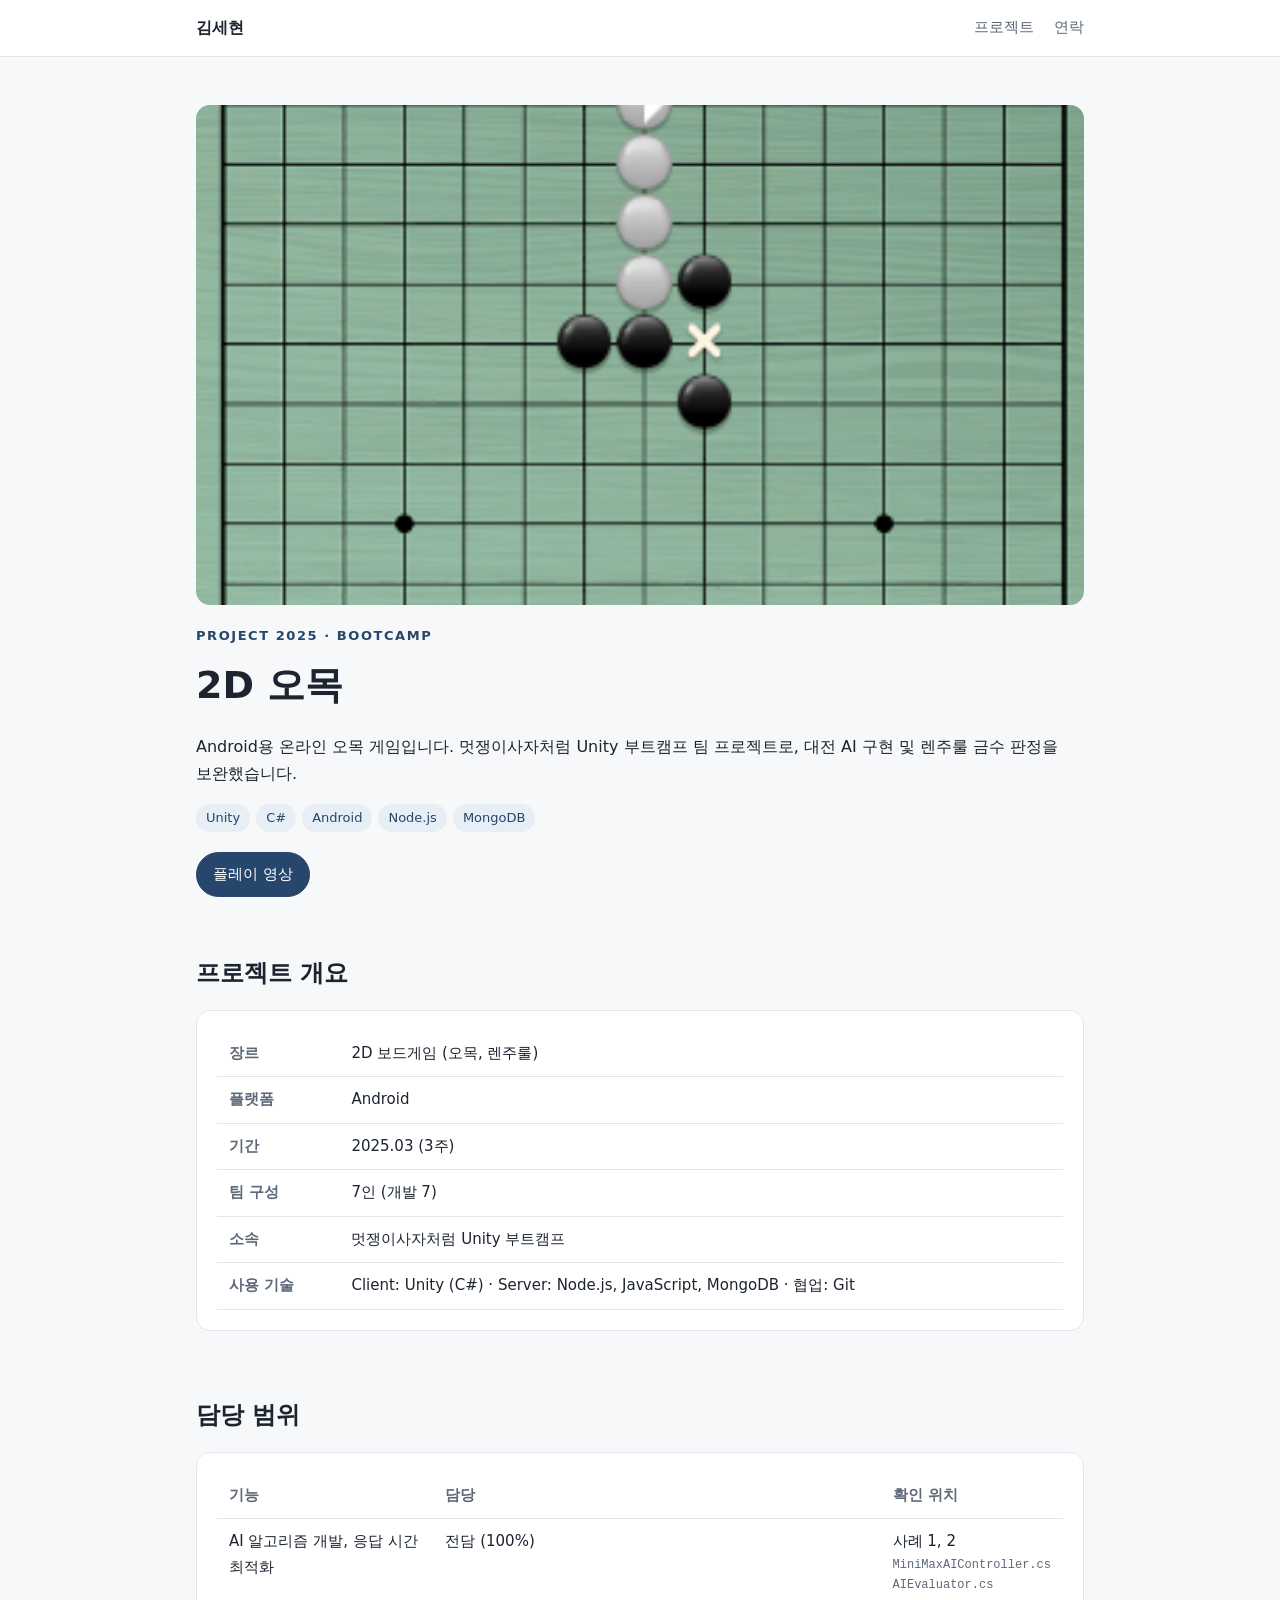
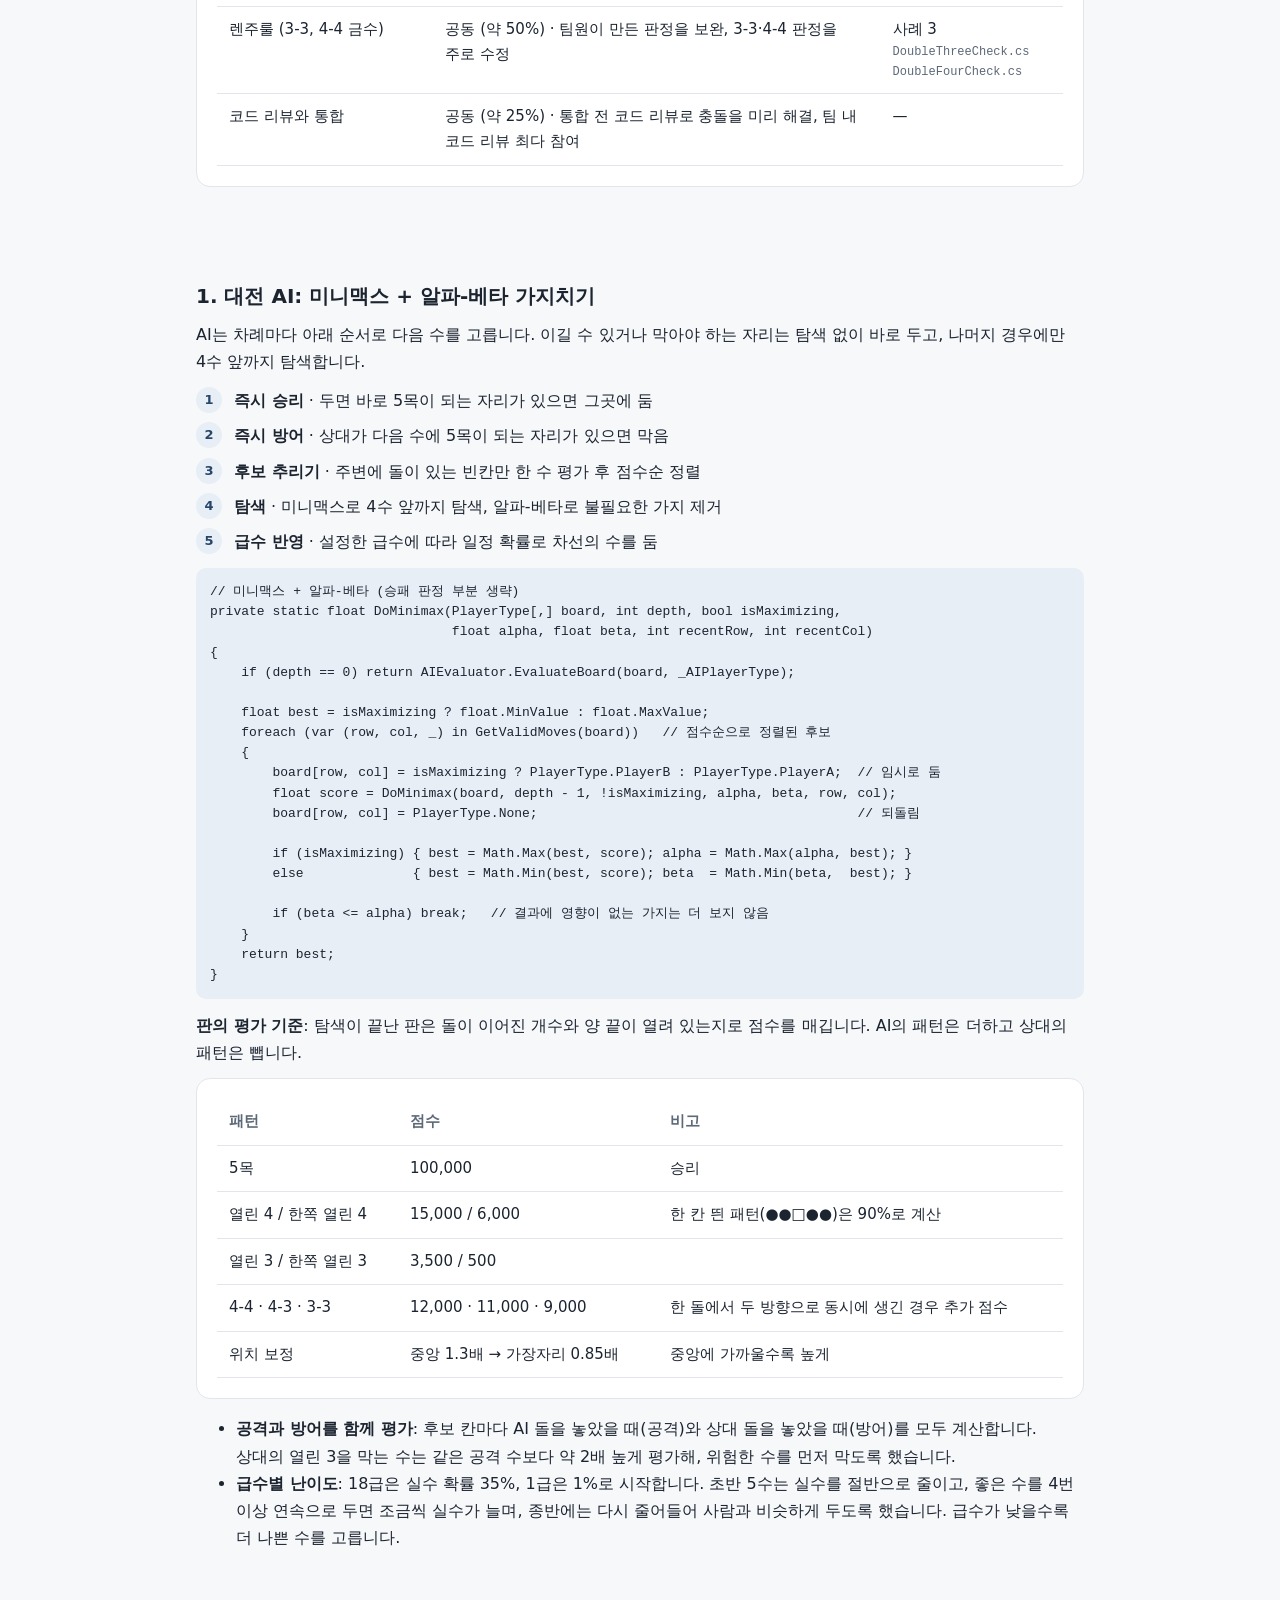
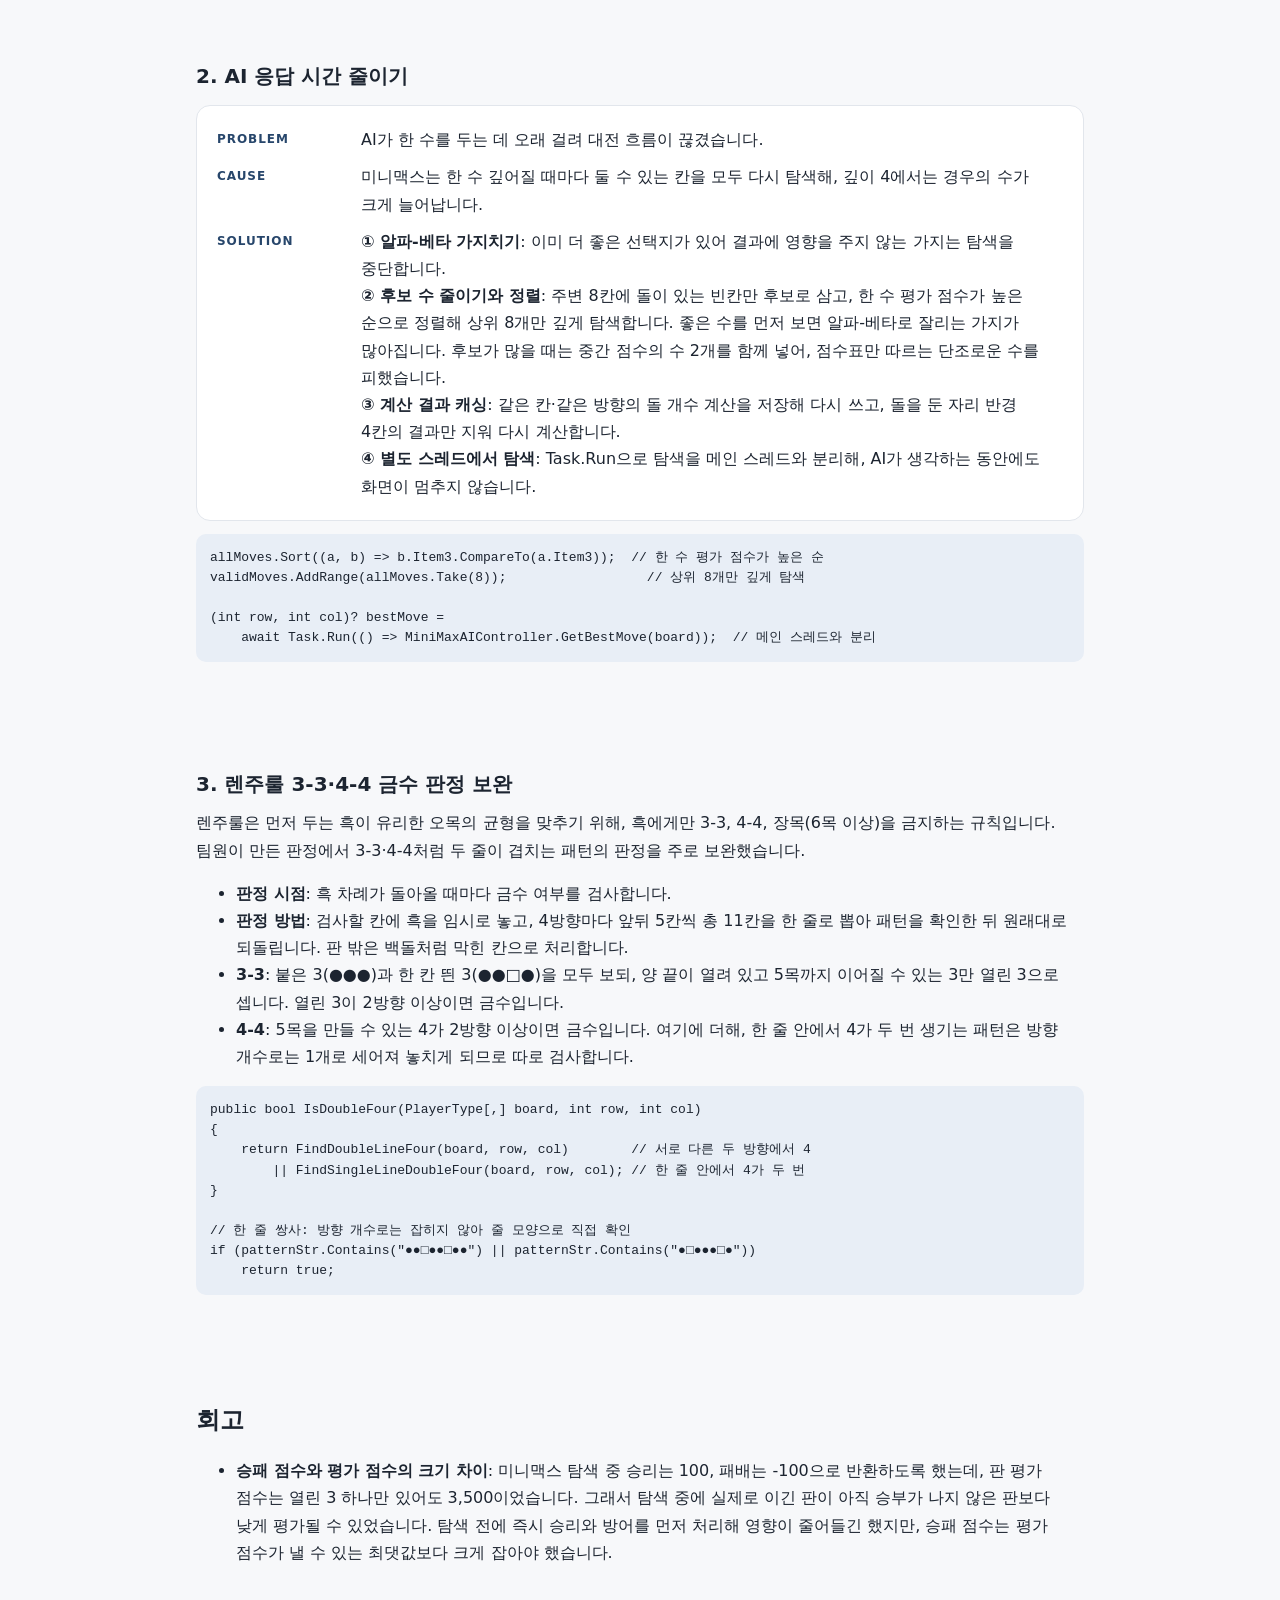
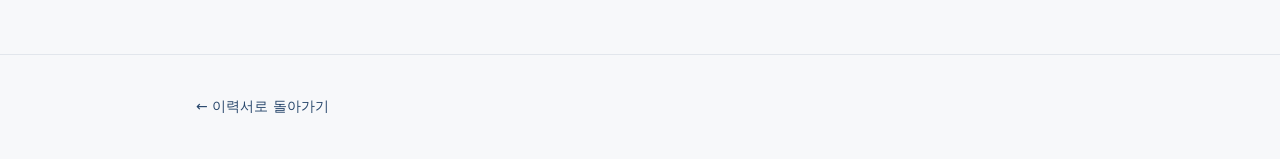
<file: projects/omok.html>
<!doctype html>
<html lang="ko">
<head>
  <meta charset="utf-8">
  <meta name="viewport" content="width=device-width, initial-scale=1">
  <title>2D 오목 | 김세현</title>
  <meta name="description" content="미니맥스와 알파-베타 가지치기로 대전 AI를 만들고, 렌주룰 3-3·4-4 금수 판정을 보완했습니다.">
  <meta property="og:title" content="2D 오목 | 김세현">
  <meta property="og:image" content="https://sehyeon1837.github.io/images/omok.png">
  <link rel="stylesheet" href="../assets/style.css">
</head>
<body>
  <nav class="nav">
    <div class="wrap">
      <a class="brand" href="../index.html">김세현</a>
      <a href="../index.html#projects">프로젝트</a>
      <a href="mailto:sehyeon1837@gmail.com">연락</a>
    </div>
  </nav>

  <main class="wrap">
    <header class="project-hero">
      <div class="media"><img src="../images/omok.png" alt="2D 오목 대전 화면"></div>
      <div class="label">PROJECT 2025 · BOOTCAMP</div>
      <h1>2D 오목</h1>
      <p>Android용 온라인 오목 게임입니다. 멋쟁이사자처럼 Unity 부트캠프 팀 프로젝트로, 대전 AI 구현 및 렌주룰 금수 판정을 보완했습니다.</p>
      <div class="chips" style="margin:10px 0">
        <span class="chip">Unity</span><span class="chip">C#</span><span class="chip">Android</span><span class="chip">Node.js</span><span class="chip">MongoDB</span>
      </div>
      <div class="buttons">
        <a class="btn primary" href="https://www.youtube.com/watch?v=qyH-pptNckE">플레이 영상</a>
      </div>
    </header>

    <section>
      <div class="sec-head"><h2>프로젝트 개요</h2></div>
      <div class="card table-wrap">
        <table>
          <tr><th>장르</th><td>2D 보드게임 (오목, 렌주룰)</td></tr>
          <tr><th>플랫폼</th><td>Android</td></tr>
          <tr><th>기간</th><td>2025.03 (3주)</td></tr>
          <tr><th>팀 구성</th><td>7인 (개발 7)</td></tr>
          <tr><th>소속</th><td>멋쟁이사자처럼 Unity 부트캠프</td></tr>
          <tr><th>사용 기술</th><td>Client: Unity (C#) · Server: Node.js, JavaScript, MongoDB · 협업: Git</td></tr>
        </table>
      </div>
    </section>

    <section>
      <div class="sec-head"><h2>담당 범위</h2></div>
      <div class="card table-wrap">
        <table>
          <tr><th>기능</th><th>담당</th><th>확인 위치</th></tr>
          <tr><td>AI 알고리즘 개발, 응답 시간 최적화</td><td>전담 (100%)</td><td>사례 1, 2<code class="path">MiniMaxAIController.cs<br>AIEvaluator.cs</code></td></tr>
          <tr><td>렌주룰 (3-3, 4-4 금수)</td><td>공동 (약 50%) · 팀원이 만든 판정을 보완, 3-3·4-4 판정을 주로 수정</td><td>사례 3<code class="path">DoubleThreeCheck.cs<br>DoubleFourCheck.cs</code></td></tr>
          <tr><td>코드 리뷰와 통합</td><td>공동 (약 25%) · 통합 전 코드 리뷰로 충돌을 미리 해결, 팀 내 코드 리뷰 최다 참여</td><td>—</td></tr>
        </table>
      </div>
    </section>

    <!-- 사례 1 -->
    <section class="case">
      <h3>1. 대전 AI: 미니맥스 + 알파-베타 가지치기</h3>
      <p>AI는 차례마다 아래 순서로 다음 수를 고릅니다. 이길 수 있거나 막아야 하는 자리는 탐색 없이 바로 두고, 나머지 경우에만 4수 앞까지 탐색합니다.</p>
      <ol class="steps">
        <li><span><b>즉시 승리</b> · 두면 바로 5목이 되는 자리가 있으면 그곳에 둠</span></li>
        <li><span><b>즉시 방어</b> · 상대가 다음 수에 5목이 되는 자리가 있으면 막음</span></li>
        <li><span><b>후보 추리기</b> · 주변에 돌이 있는 빈칸만 한 수 평가 후 점수순 정렬</span></li>
        <li><span><b>탐색</b> · 미니맥스로 4수 앞까지 탐색, 알파-베타로 불필요한 가지 제거</span></li>
        <li><span><b>급수 반영</b> · 설정한 급수에 따라 일정 확률로 차선의 수를 둠</span></li>
      </ol>
      <pre><code>// 미니맥스 + 알파-베타 (승패 판정 부분 생략)
private static float DoMinimax(PlayerType[,] board, int depth, bool isMaximizing,
                               float alpha, float beta, int recentRow, int recentCol)
{
    if (depth == 0) return AIEvaluator.EvaluateBoard(board, _AIPlayerType);

    float best = isMaximizing ? float.MinValue : float.MaxValue;
    foreach (var (row, col, _) in GetValidMoves(board))   // 점수순으로 정렬된 후보
    {
        board[row, col] = isMaximizing ? PlayerType.PlayerB : PlayerType.PlayerA;  // 임시로 둠
        float score = DoMinimax(board, depth - 1, !isMaximizing, alpha, beta, row, col);
        board[row, col] = PlayerType.None;                                         // 되돌림

        if (isMaximizing) { best = Math.Max(best, score); alpha = Math.Max(alpha, best); }
        else              { best = Math.Min(best, score); beta  = Math.Min(beta,  best); }

        if (beta &lt;= alpha) break;   // 결과에 영향이 없는 가지는 더 보지 않음
    }
    return best;
}</code></pre>
      <p><b>판의 평가 기준</b>: 탐색이 끝난 판은 돌이 이어진 개수와 양 끝이 열려 있는지로 점수를 매깁니다. AI의 패턴은 더하고 상대의 패턴은 뺍니다.</p>
      <div class="card table-wrap">
        <table>
          <tr><th>패턴</th><th>점수</th><th>비고</th></tr>
          <tr><td>5목</td><td>100,000</td><td>승리</td></tr>
          <tr><td>열린 4 / 한쪽 열린 4</td><td>15,000 / 6,000</td><td>한 칸 띈 패턴(●●□●●)은 90%로 계산</td></tr>
          <tr><td>열린 3 / 한쪽 열린 3</td><td>3,500 / 500</td><td></td></tr>
          <tr><td>4-4 · 4-3 · 3-3</td><td>12,000 · 11,000 · 9,000</td><td>한 돌에서 두 방향으로 동시에 생긴 경우 추가 점수</td></tr>
          <tr><td>위치 보정</td><td>중앙 1.3배 → 가장자리 0.85배</td><td>중앙에 가까울수록 높게</td></tr>
        </table>
      </div>
      <ul>
        <li><b>공격과 방어를 함께 평가</b>: 후보 칸마다 AI 돌을 놓았을 때(공격)와 상대 돌을 놓았을 때(방어)를 모두 계산합니다. 상대의 열린 3을 막는 수는 같은 공격 수보다 약 2배 높게 평가해, 위험한 수를 먼저 막도록 했습니다.</li>
        <li><b>급수별 난이도</b>: 18급은 실수 확률 35%, 1급은 1%로 시작합니다. 초반 5수는 실수를 절반으로 줄이고, 좋은 수를 4번 이상 연속으로 두면 조금씩 실수가 늘며, 종반에는 다시 줄어들어 사람과 비슷하게 두도록 했습니다. 급수가 낮을수록 더 나쁜 수를 고릅니다.</li>
      </ul>
    </section>

    <!-- 사례 2 -->
    <section class="case">
      <h3>2. AI 응답 시간 줄이기</h3>
      <dl class="psr card">
        <div><dt>PROBLEM</dt><dd><p>AI가 한 수를 두는 데 오래 걸려 대전 흐름이 끊겼습니다.</p></dd></div>
        <div><dt>CAUSE</dt><dd><p>미니맥스는 한 수 깊어질 때마다 둘 수 있는 칸을 모두 다시 탐색해, 깊이 4에서는 경우의 수가 크게 늘어납니다.</p></dd></div>
        <div><dt>SOLUTION</dt><dd>
          <p><b>① 알파-베타 가지치기</b>: 이미 더 좋은 선택지가 있어 결과에 영향을 주지 않는 가지는 탐색을 중단합니다.</p>
          <p><b>② 후보 수 줄이기와 정렬</b>: 주변 8칸에 돌이 있는 빈칸만 후보로 삼고, 한 수 평가 점수가 높은 순으로 정렬해 상위 8개만 깊게 탐색합니다. 좋은 수를 먼저 보면 알파-베타로 잘리는 가지가 많아집니다. 후보가 많을 때는 중간 점수의 수 2개를 함께 넣어, 점수표만 따르는 단조로운 수를 피했습니다.</p>
          <p><b>③ 계산 결과 캐싱</b>: 같은 칸·같은 방향의 돌 개수 계산을 저장해 다시 쓰고, 돌을 둔 자리 반경 4칸의 결과만 지워 다시 계산합니다.</p>
          <p><b>④ 별도 스레드에서 탐색</b>: Task.Run으로 탐색을 메인 스레드와 분리해, AI가 생각하는 동안에도 화면이 멈추지 않습니다.</p>
        </dd></div>
      </dl>
      <pre><code>allMoves.Sort((a, b) =&gt; b.Item3.CompareTo(a.Item3));  // 한 수 평가 점수가 높은 순
validMoves.AddRange(allMoves.Take(8));                  // 상위 8개만 깊게 탐색

(int row, int col)? bestMove =
    await Task.Run(() =&gt; MiniMaxAIController.GetBestMove(board));  // 메인 스레드와 분리</code></pre>
    </section>

    <!-- 사례 3 -->
    <section class="case">
      <h3>3. 렌주룰 3-3·4-4 금수 판정 보완</h3>
      <p>렌주룰은 먼저 두는 흑이 유리한 오목의 균형을 맞추기 위해, 흑에게만 3-3, 4-4, 장목(6목 이상)을 금지하는 규칙입니다. 팀원이 만든 판정에서 3-3·4-4처럼 두 줄이 겹치는 패턴의 판정을 주로 보완했습니다.</p>
      <ul>
        <li><b>판정 시점</b>: 흑 차례가 돌아올 때마다 금수 여부를 검사합니다.</li>
        <li><b>판정 방법</b>: 검사할 칸에 흑을 임시로 놓고, 4방향마다 앞뒤 5칸씩 총 11칸을 한 줄로 뽑아 패턴을 확인한 뒤 원래대로 되돌립니다. 판 밖은 백돌처럼 막힌 칸으로 처리합니다.</li>
        <li><b>3-3</b>: 붙은 3(●●●)과 한 칸 띈 3(●●□●)을 모두 보되, 양 끝이 열려 있고 5목까지 이어질 수 있는 3만 열린 3으로 셉니다. 열린 3이 2방향 이상이면 금수입니다.</li>
        <li><b>4-4</b>: 5목을 만들 수 있는 4가 2방향 이상이면 금수입니다. 여기에 더해, 한 줄 안에서 4가 두 번 생기는 패턴은 방향 개수로는 1개로 세어져 놓치게 되므로 따로 검사합니다.</li>
      </ul>
      <pre><code>public bool IsDoubleFour(PlayerType[,] board, int row, int col)
{
    return FindDoubleLineFour(board, row, col)        // 서로 다른 두 방향에서 4
        || FindSingleLineDoubleFour(board, row, col); // 한 줄 안에서 4가 두 번
}

// 한 줄 쌍사: 방향 개수로는 잡히지 않아 줄 모양으로 직접 확인
if (patternStr.Contains("●●□●●□●●") || patternStr.Contains("●□●●●□●"))
    return true;</code></pre>
    </section>

    <section>
      <div class="sec-head"><h2>회고</h2></div>
      <ul>
        <li><b>승패 점수와 평가 점수의 크기 차이</b>: 미니맥스 탐색 중 승리는 100, 패배는 -100으로 반환하도록 했는데, 판 평가 점수는 열린 3 하나만 있어도 3,500이었습니다. 그래서 탐색 중에 실제로 이긴 판이 아직 승부가 나지 않은 판보다 낮게 평가될 수 있었습니다. 탐색 전에 즉시 승리와 방어를 먼저 처리해 영향이 줄어들긴 했지만, 승패 점수는 평가 점수가 낼 수 있는 최댓값보다 크게 잡아야 했습니다.</li>
      </ul>
    </section>
  </main>

  <footer class="footer">
    <div class="wrap"><a href="../index.html">← 이력서로 돌아가기</a></div>
  </footer>
</body>
</html>
</file>
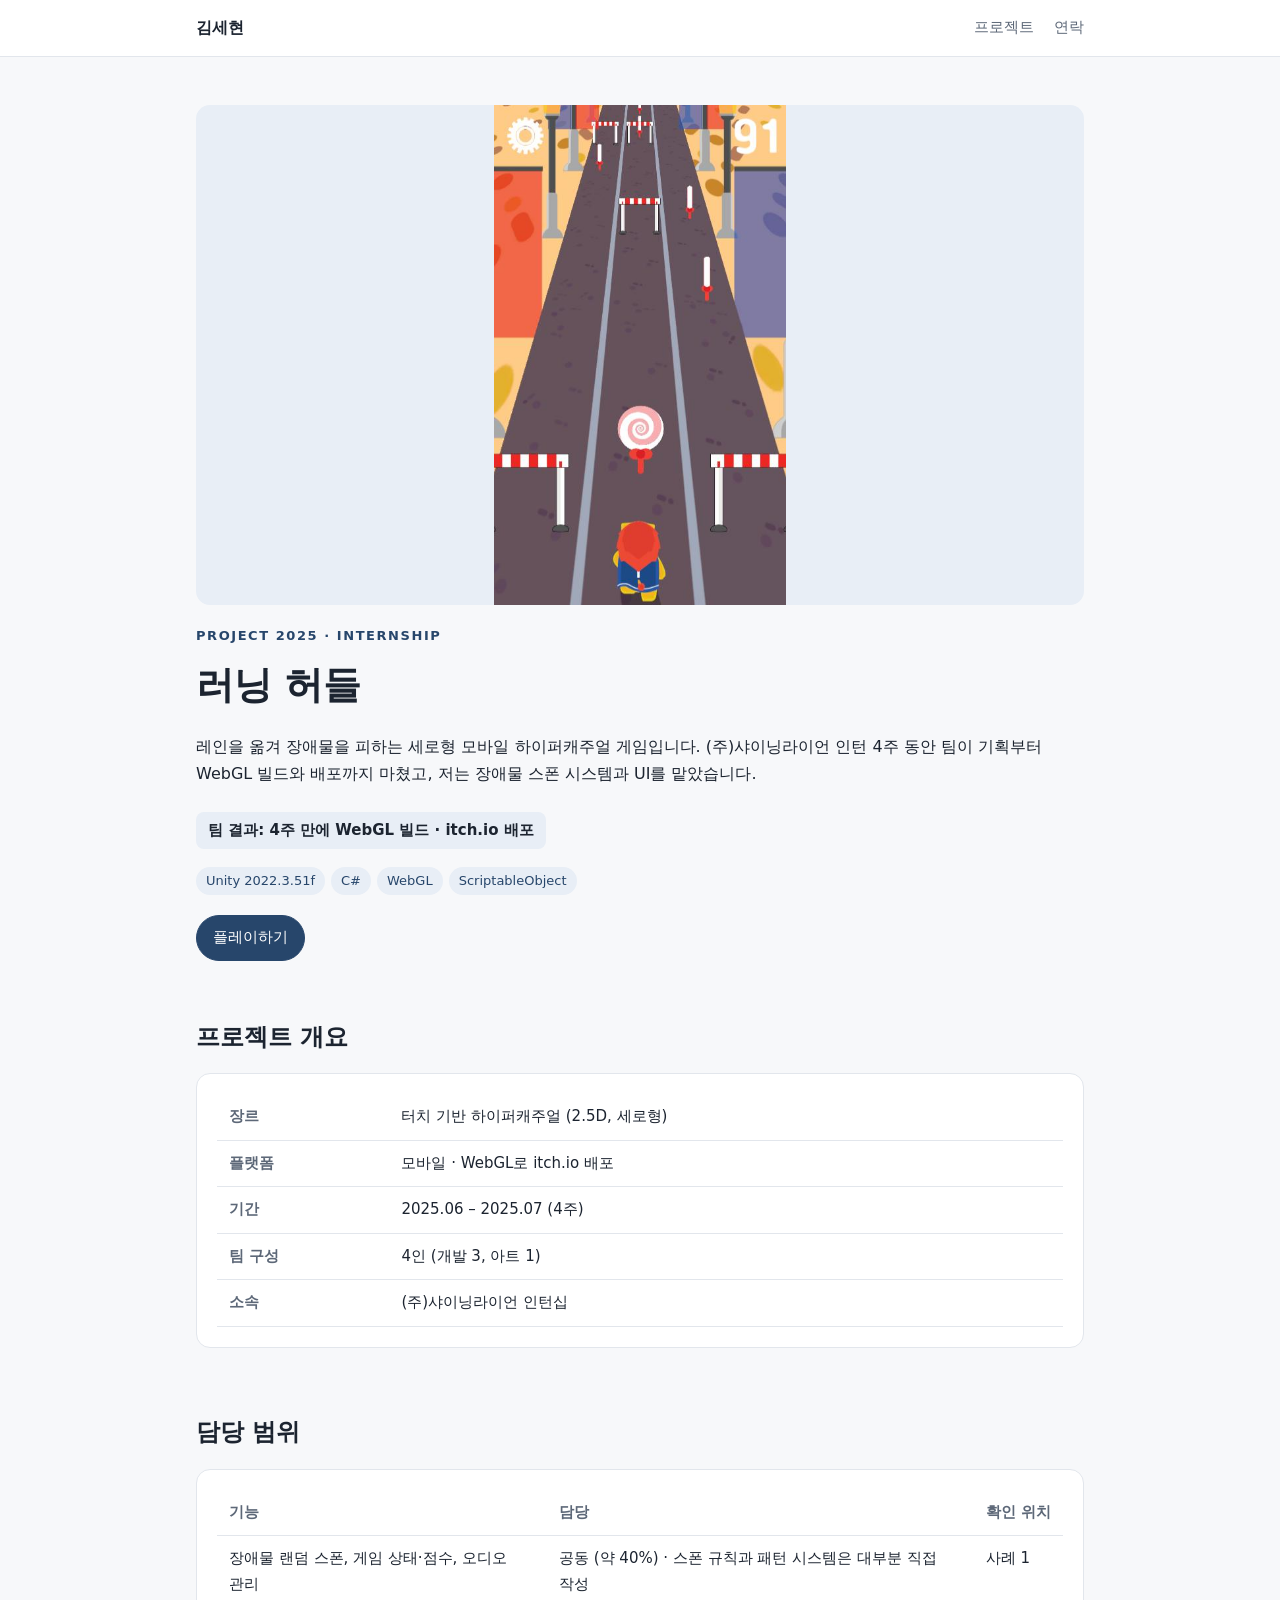
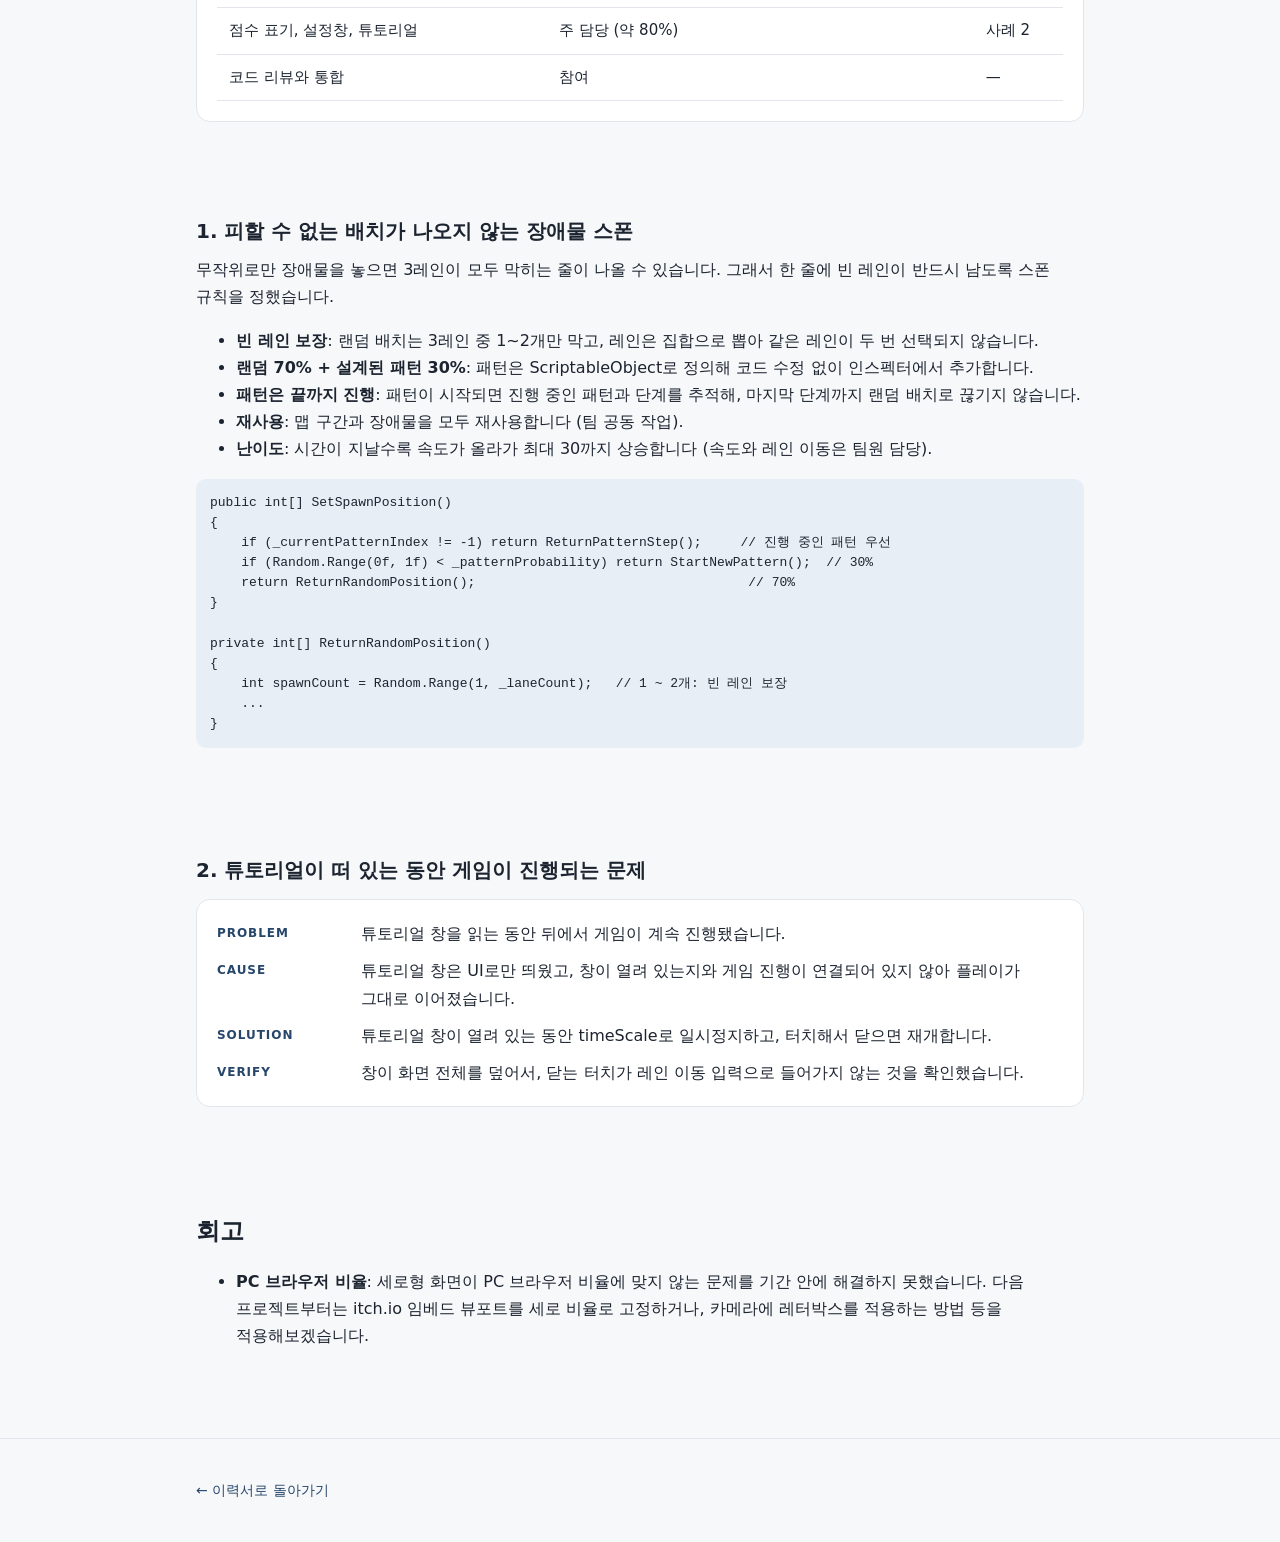
<file: projects/running-hurdle.html>
<!doctype html>
<html lang="ko">
<head>
  <meta charset="utf-8">
  <meta name="viewport" content="width=device-width, initial-scale=1">
  <title>러닝 허들 | 김세현</title>
  <meta name="description" content="모바일 하이퍼캐주얼의 장애물 스폰과 UI를 만들었고, 팀은 4주 안에 WebGL로 배포했습니다.">
  <meta property="og:title" content="러닝 허들 | 김세현">
  <meta property="og:image" content="https://sehyeon1837.github.io/images/running-hurdle.png">
  <link rel="stylesheet" href="../assets/style.css">
</head>
<body>
  <nav class="nav">
    <div class="wrap">
      <a class="brand" href="../index.html">김세현</a>
      <a href="../index.html#projects">프로젝트</a>
      <a href="mailto:sehyeon1837@gmail.com">연락</a>
    </div>
  </nav>

  <main class="wrap">
    <header class="project-hero">
      <div class="media portrait"><img src="../images/running-hurdle.png" alt="러닝 허들 플레이 화면"></div>
      <div class="label">PROJECT 2025 · INTERNSHIP</div>
      <h1>러닝 허들</h1>
      <p>레인을 옮겨 장애물을 피하는 세로형 모바일 하이퍼캐주얼 게임입니다. (주)샤이닝라이언 인턴 4주 동안 팀이 기획부터 WebGL 빌드와 배포까지 마쳤고, 저는 장애물 스폰 시스템과 UI를 맡았습니다.</p>
      <div class="achieve">팀 결과: 4주 만에 WebGL 빌드 · itch.io 배포</div>
      <div class="chips" style="margin:10px 0">
        <span class="chip">Unity 2022.3.51f</span><span class="chip">C#</span><span class="chip">WebGL</span><span class="chip">ScriptableObject</span>
      </div>
      <div class="buttons">
        <a class="btn primary" href="https://spiderlin.itch.io/running-hurdle">플레이하기</a>
      </div>
    </header>

    <section>
      <div class="sec-head"><h2>프로젝트 개요</h2></div>
      <div class="card table-wrap">
        <table>
          <tr><th>장르</th><td>터치 기반 하이퍼캐주얼 (2.5D, 세로형)</td></tr>
          <tr><th>플랫폼</th><td>모바일 · WebGL로 itch.io 배포</td></tr>
          <tr><th>기간</th><td>2025.06 – 2025.07 (4주)</td></tr>
          <tr><th>팀 구성</th><td>4인 (개발 3, 아트 1)</td></tr>
          <tr><th>소속</th><td>(주)샤이닝라이언 인턴십</td></tr>
        </table>
      </div>
    </section>

    <section>
      <div class="sec-head"><h2>담당 범위</h2></div>
      <div class="card table-wrap">
        <table>
          <tr><th>기능</th><th>담당</th><th>확인 위치</th></tr>
          <tr><td>장애물 랜덤 스폰, 게임 상태·점수, 오디오 관리</td><td>공동 (약 40%) · 스폰 규칙과 패턴 시스템은 대부분 직접 작성</td><td>사례 1</td></tr>
          <tr><td>점수 표기, 설정창, 튜토리얼</td><td>주 담당 (약 80%)</td><td>사례 2</td></tr>
          <tr><td>코드 리뷰와 통합</td><td>참여</td><td>—</td></tr>
        </table>
      </div>
    </section>

    <section class="case">
      <h3>1. 피할 수 없는 배치가 나오지 않는 장애물 스폰</h3>
      <p>무작위로만 장애물을 놓으면 3레인이 모두 막히는 줄이 나올 수 있습니다. 그래서 한 줄에 빈 레인이 반드시 남도록 스폰 규칙을 정했습니다.</p>
      <ul>
        <li><b>빈 레인 보장</b>: 랜덤 배치는 3레인 중 1~2개만 막고, 레인은 집합으로 뽑아 같은 레인이 두 번 선택되지 않습니다.</li>
        <li><b>랜덤 70% + 설계된 패턴 30%</b>: 패턴은 ScriptableObject로 정의해 코드 수정 없이 인스펙터에서 추가합니다.</li>
        <li><b>패턴은 끝까지 진행</b>: 패턴이 시작되면 진행 중인 패턴과 단계를 추적해, 마지막 단계까지 랜덤 배치로 끊기지 않습니다.</li>
        <li><b>재사용</b>: 맵 구간과 장애물을 모두 재사용합니다 (팀 공동 작업).</li>
        <li><b>난이도</b>: 시간이 지날수록 속도가 올라가 최대 30까지 상승합니다 (속도와 레인 이동은 팀원 담당).</li>
      </ul>
      <pre><code>public int[] SetSpawnPosition()
{
    if (_currentPatternIndex != -1) return ReturnPatternStep();     // 진행 중인 패턴 우선
    if (Random.Range(0f, 1f) &lt; _patternProbability) return StartNewPattern();  // 30%
    return ReturnRandomPosition();                                   // 70%
}

private int[] ReturnRandomPosition()
{
    int spawnCount = Random.Range(1, _laneCount);   // 1 ~ 2개: 빈 레인 보장
    ...
}</code></pre>
    </section>

    <section class="case">
      <h3>2. 튜토리얼이 떠 있는 동안 게임이 진행되는 문제</h3>
      <dl class="psr card">
        <div><dt>PROBLEM</dt><dd><p>튜토리얼 창을 읽는 동안 뒤에서 게임이 계속 진행됐습니다.</p></dd></div>
        <div><dt>CAUSE</dt><dd><p>튜토리얼 창은 UI로만 띄웠고, 창이 열려 있는지와 게임 진행이 연결되어 있지 않아 플레이가 그대로 이어졌습니다.</p></dd></div>
        <div><dt>SOLUTION</dt><dd><p>튜토리얼 창이 열려 있는 동안 timeScale로 일시정지하고, 터치해서 닫으면 재개합니다.</p></dd></div>
        <div><dt>VERIFY</dt><dd><p>창이 화면 전체를 덮어서, 닫는 터치가 레인 이동 입력으로 들어가지 않는 것을 확인했습니다.</p></dd></div>
      </dl>
    </section>

    <section>
      <div class="sec-head"><h2>회고</h2></div>
      <ul>
        <li><b>PC 브라우저 비율</b>: 세로형 화면이 PC 브라우저 비율에 맞지 않는 문제를 기간 안에 해결하지 못했습니다. 다음 프로젝트부터는 itch.io 임베드 뷰포트를 세로 비율로 고정하거나, 카메라에 레터박스를 적용하는 방법 등을 적용해보겠습니다.</li>
      </ul>
    </section>
  </main>

  <footer class="footer">
    <div class="wrap"><a href="../index.html">← 이력서로 돌아가기</a></div>
  </footer>
</body>
</html>
</file>
<file: assets/style.css>
:root {
  --bg: #f7f8fa;
  --surface: #ffffff;
  --text: #1c2430;
  --muted: #5d6878;
  --line: #e2e6ec;
  --accent: #27466b;
  --accent-soft: #e8eef6;
  --todo-bg: #fff4d6;
  --todo-text: #8a5a00;
  --radius: 14px;
  --max: 920px;
}

@media (prefers-color-scheme: dark) {
  :root {
    --bg: #12161c;
    --surface: #1a2028;
    --text: #e6eaf0;
    --muted: #9aa5b4;
    --line: #2a323d;
    --accent: #8fb3e0;
    --accent-soft: #1f2a38;
    --todo-bg: #3a2f12;
    --todo-text: #f0c766;
  }
}

* { box-sizing: border-box; }

body {
  margin: 0;
  background: var(--bg);
  color: var(--text);
  font-family: "Pretendard", "Apple SD Gothic Neo", "Noto Sans KR", system-ui, sans-serif;
  line-height: 1.7;
  word-break: keep-all;
}

a { color: var(--accent); text-decoration: none; }
a:hover { text-decoration: underline; }

.wrap { max-width: var(--max); margin: 0 auto; padding: 0 16px; }

/* 상단 메뉴 */
.nav {
  position: sticky; top: 0; z-index: 10;
  background: var(--surface);
  border-bottom: 1px solid var(--line);
}
.nav .wrap { display: flex; align-items: center; gap: 20px; height: 56px; }
.nav .brand { font-weight: 700; color: var(--text); margin-right: auto; }
.nav a:not(.brand) { color: var(--muted); font-size: 15px; }

/* 히어로 */
.hero { padding: 64px 0 40px; }
.label { font-size: 13px; letter-spacing: .12em; color: var(--accent); font-weight: 700; }
.hero h1 { font-size: clamp(28px, 5vw, 40px); margin: 8px 0 4px; line-height: 1.3; }
.slogan { font-size: clamp(18px, 3vw, 22px); font-weight: 600; margin: 0 0 16px; }
.hero p { color: var(--muted); max-width: 680px; }
.meta { font-size: 15px; color: var(--muted); }
.buttons { display: flex; flex-wrap: wrap; gap: 10px; margin-top: 20px; }
.btn {
  display: inline-block; padding: 9px 16px; border-radius: 999px;
  border: 1px solid var(--accent); color: var(--accent); font-size: 15px;
}
.btn.primary { background: var(--accent); color: var(--surface); }

/* 섹션 */
section { padding: 32px 0; }
.sec-head { display: flex; align-items: baseline; gap: 12px; margin-bottom: 16px; }
.sec-head h2 { margin: 0; font-size: 24px; }
.sec-num { font-size: 13px; color: var(--muted); letter-spacing: .08em; }

.card {
  background: var(--surface);
  border: 1px solid var(--line);
  border-radius: var(--radius);
  padding: 20px;
}

.grid3 { display: grid; grid-template-columns: repeat(auto-fit, minmax(240px, 1fr)); gap: 14px; }
.grid3 h3 { margin: 0 0 6px; font-size: 17px; }
.grid3 p { margin: 0; color: var(--muted); font-size: 15px; }

.highlights { display: grid; gap: 10px; margin-top: 14px; }
.highlight { display: flex; gap: 12px; align-items: baseline; }
.highlight b { color: var(--accent); min-width: 72px; }

/* 표 */
table { width: 100%; border-collapse: collapse; font-size: 15px; }
th, td { text-align: left; padding: 10px 12px; border-bottom: 1px solid var(--line); vertical-align: top; }
th { color: var(--muted); font-weight: 600; white-space: nowrap; }
.table-wrap { overflow-x: auto; }
.card + p, p + .card { margin-top: 12px; }
code.path { display: block; font-size: 12px; color: var(--muted); word-break: normal; }

/* 프로젝트 카드 */
.project-card { display: flex; flex-direction: column; color: var(--text); }
.project-card:hover { text-decoration: none; border-color: var(--accent); }
.thumb {
  aspect-ratio: 16 / 9; border-radius: 10px; background: var(--accent-soft);
  display: flex; align-items: center; justify-content: center;
  color: var(--muted); font-size: 13px; margin-bottom: 12px; overflow: hidden;
}
.thumb img { width: 100%; height: 100%; object-fit: cover; }
.project-card .tag { font-size: 13px; color: var(--muted); }
.project-card h3 { margin: 4px 0 6px; }
.project-card .more { margin-top: auto; padding-top: 10px; color: var(--accent); font-size: 14px; }

/* 타임라인 */
.timeline a { display: grid; grid-template-columns: 150px 1fr; gap: 12px; padding: 12px 0; border-bottom: 1px solid var(--line); color: var(--text); }
.timeline a:hover { text-decoration: none; background: var(--accent-soft); }
.timeline .date { color: var(--muted); font-size: 14px; }
.timeline .desc { color: var(--muted); font-size: 14px; display: block; }

/* 이력 목록 */
.list { list-style: none; padding: 0; margin: 0; }
.list li { padding: 10px 0; border-bottom: 1px solid var(--line); }
.list .date { color: var(--muted); font-size: 14px; margin-right: 10px; }
.list ul { margin: 6px 0 0; padding-left: 20px; color: var(--muted); font-size: 15px; }

/* 칩 */
.chips { display: flex; flex-wrap: wrap; gap: 6px; }
.chip { font-size: 13px; padding: 3px 10px; border-radius: 999px; background: var(--accent-soft); color: var(--accent); }

/* 아직 채우지 않은 값 */
.todo {
  background: var(--todo-bg); color: var(--todo-text);
  padding: 1px 6px; border-radius: 4px; font-size: .9em; font-weight: 600;
}

/* 프로젝트 상세 */
.project-hero { padding: 48px 0 24px; }
.project-hero .media {
  aspect-ratio: 16 / 9; border-radius: var(--radius); background: var(--accent-soft);
  display: flex; align-items: center; justify-content: center; color: var(--muted);
  margin-bottom: 20px; overflow: hidden;
}
.project-hero .media img { width: 100%; height: 100%; object-fit: cover; }
.portrait img { object-fit: contain !important; }
.project-hero h1 { margin: 6px 0; font-size: clamp(28px, 5vw, 38px); }
.achieve { display: inline-block; margin: 8px 0; padding: 6px 12px; border-radius: 8px; background: var(--accent-soft); font-weight: 600; font-size: 15px; }

.case { margin: 28px 0; }
.case h3 { font-size: 20px; margin: 0 0 8px; }
.case > p { margin: 0 0 12px; }

.psr { display: grid; gap: 10px; margin: 12px 0; }
.psr div { display: grid; grid-template-columns: 92px 1fr; gap: 12px; }
.psr dt, .psr .k { font-size: 12px; letter-spacing: .08em; font-weight: 700; color: var(--accent); padding-top: 3px; }
.psr p { margin: 0; }

.steps { counter-reset: s; list-style: none; padding: 0; margin: 12px 0; display: grid; gap: 8px; }
.steps li { counter-increment: s; display: grid; grid-template-columns: 30px 1fr; gap: 8px; }
.steps li::before {
  content: counter(s); width: 26px; height: 26px; border-radius: 50%;
  background: var(--accent-soft); color: var(--accent); font-size: 13px; font-weight: 700;
  display: flex; align-items: center; justify-content: center;
}
.steps .team { color: var(--muted); font-size: 13px; }

/* 구조도 */
.flow { display: grid; justify-items: center; margin: 12px 0; padding: 24px 16px; }
.flow-row { display: flex; align-items: center; justify-content: center; gap: 10px; }
.flow-box {
  min-width: 220px; padding: 10px 16px; text-align: center;
  background: var(--surface); border: 1px solid var(--line); border-radius: 10px;
}
.flow-box b { display: block; font-size: 15px; }
.flow-box span { display: block; font-size: 13px; color: var(--muted); line-height: 1.5; }
.flow-box.main { border: 2px solid var(--accent); }
.flow-box.input { min-width: 0; background: var(--accent-soft); border-style: dashed; }
.flow-side { color: var(--muted); font-size: 18px; }
.flow-row.has-side { display: grid; grid-template-columns: 1fr auto 1fr; width: 100%; }
.flow-in { justify-self: end; display: flex; align-items: center; gap: 10px; }
.flow-note {
  display: none; margin-top: 6px; padding: 2px 8px; border-radius: 6px;
  background: var(--accent-soft); color: var(--accent); font-size: 12px; font-style: normal;
}
.flow-arrow {
  display: flex; flex-direction: column; align-items: center;
  color: var(--muted); font-size: 12px; line-height: 1.4; padding: 2px 0;
}
.flow-arrow::before { content: ""; width: 2px; height: 14px; background: var(--line); }
.flow-arrow::after { content: "▼"; font-size: 10px; line-height: 1; }

pre {
  background: var(--accent-soft); padding: 14px; border-radius: 10px;
  overflow-x: auto; font-size: 13px; line-height: 1.55;
}
code { font-family: "JetBrains Mono", Consolas, monospace; }

.footer { padding: 40px 0; color: var(--muted); font-size: 14px; border-top: 1px solid var(--line); margin-top: 40px; }

@media (max-width: 600px) {
  .nav .wrap { gap: 12px; }
  .nav a:not(.brand) { font-size: 14px; }
  .timeline a { grid-template-columns: 1fr; gap: 2px; }
  .psr div { grid-template-columns: 1fr; gap: 2px; }
  .flow-row.has-side { display: flex; }
  .flow-in { display: none; }
  .flow-note { display: inline-block; }
}
</file>
